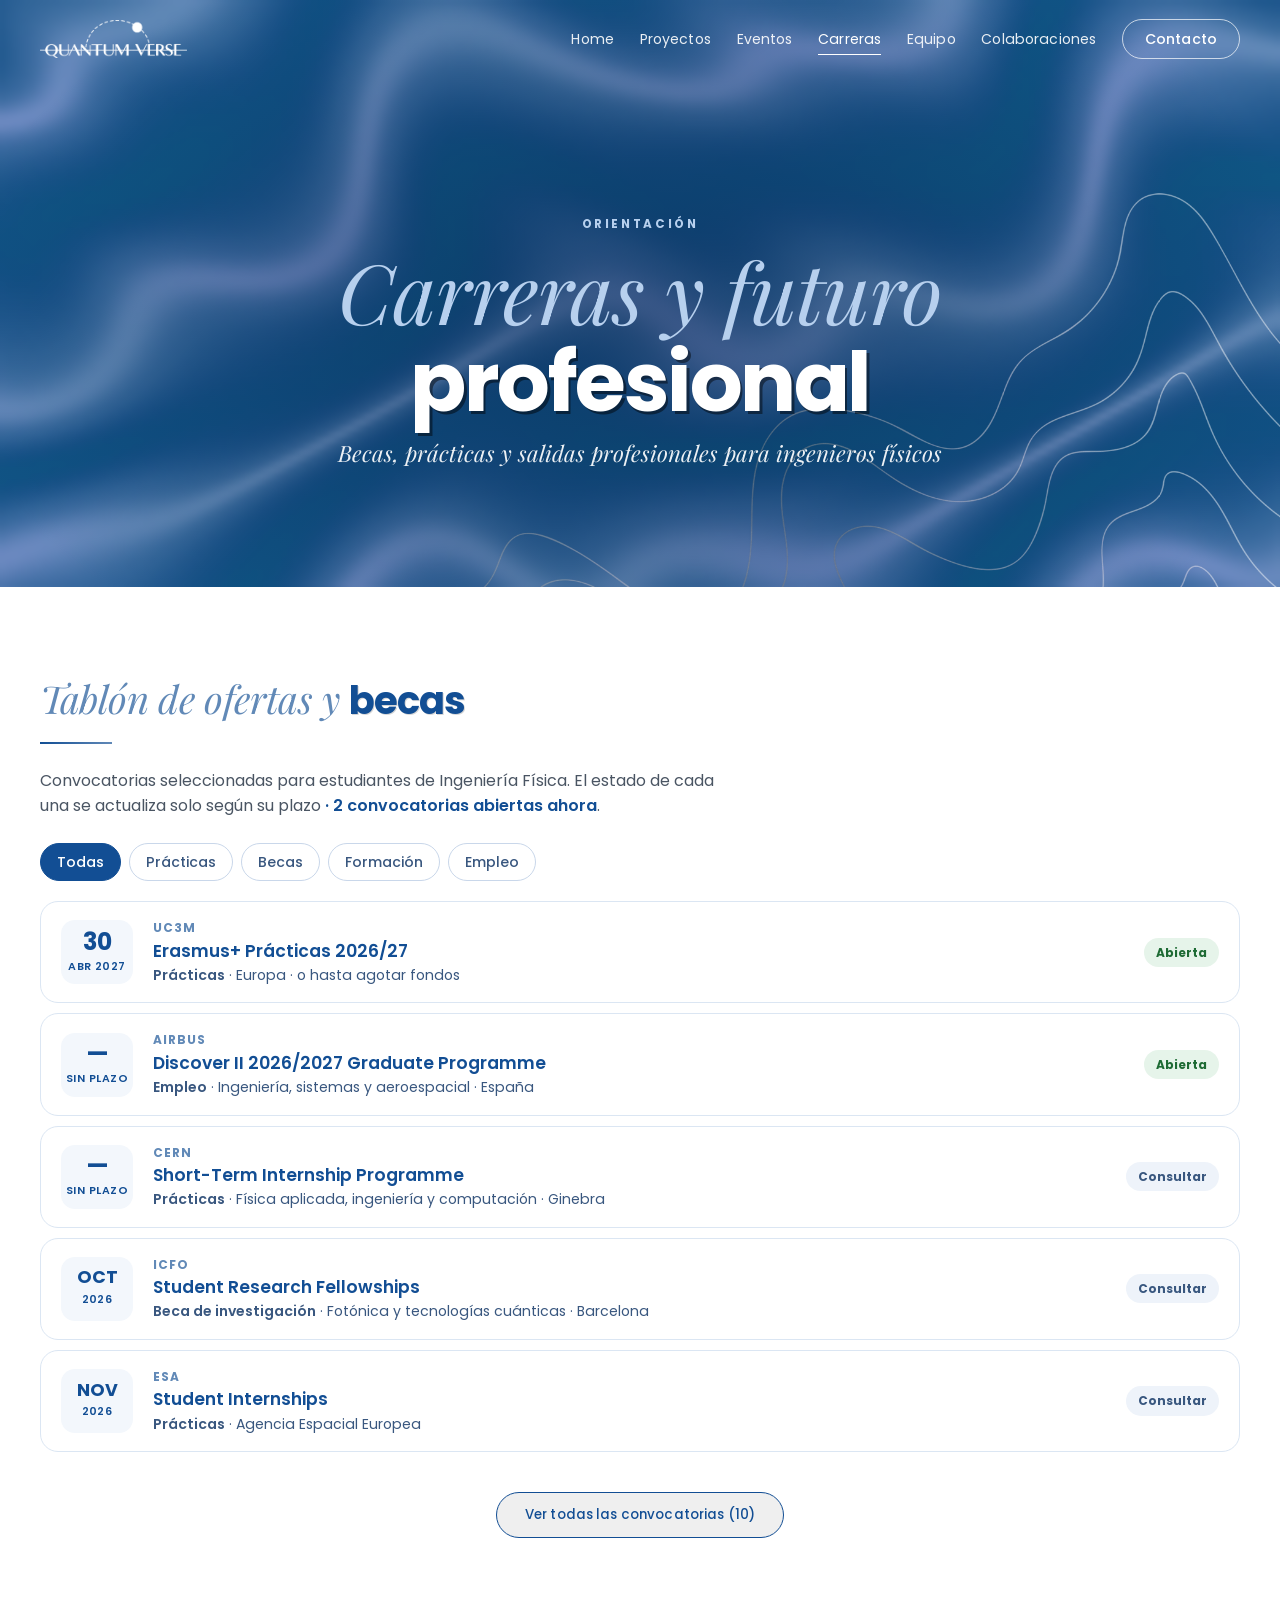
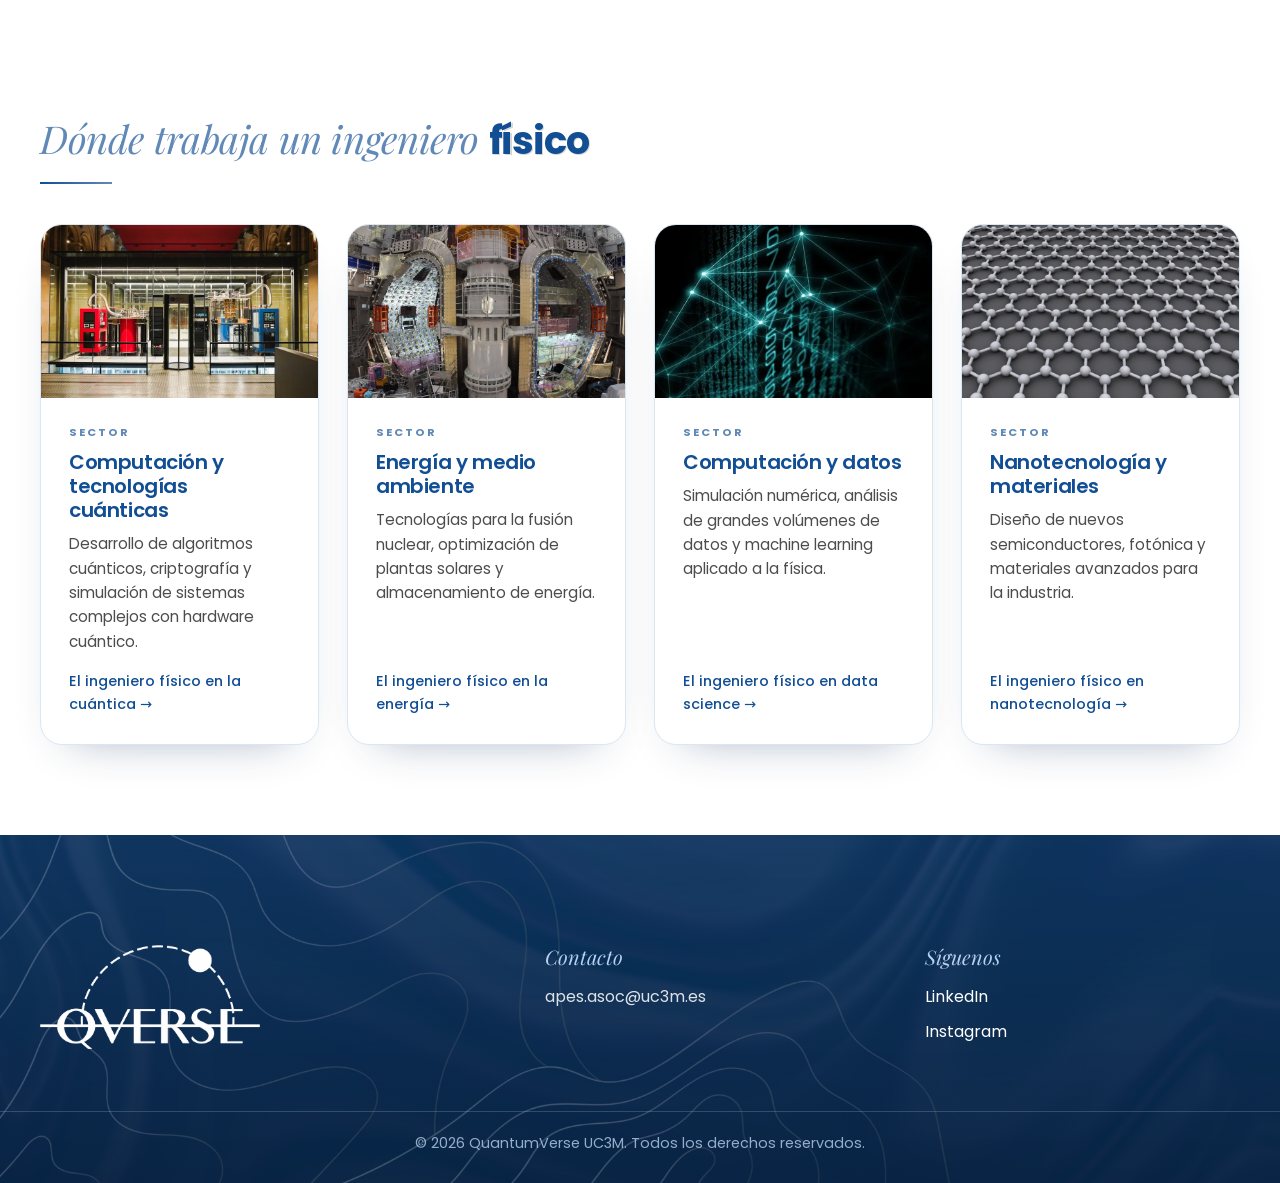
<file: carreras.html>
<!DOCTYPE html>
<html lang="es">
  <head>
    <meta charset="UTF-8" />
    <meta name="viewport" content="width=device-width, initial-scale=1.0" />
    <link rel="icon" type="image/webp" href="img/logos/logo_pequeno_azul.webp" />
    <title>Carreras - QVerse </title>
    <meta
      name="description"
      content="Salidas profesionales de ingeniería física: Industria, Investigación, Consultoría y más."
    />
    <link rel="stylesheet" href="style.css" />
    <link rel="stylesheet" href="qverse.css" />
    <link rel="preconnect" href="https://fonts.googleapis.com" />
    <link rel="preconnect" href="https://fonts.gstatic.com" crossorigin />
    <link
      href="https://fonts.googleapis.com/css2?family=Poppins:wght@300;400;500;600;700&family=Playfair+Display:ital,wght@0,400;0,600;1,400;1,500&display=swap"
      rel="stylesheet"
    />
  </head>

  <body>
            <!-- Navigation -->
    <nav class="navbar">
      <div class="container nav-container">
        <a href="index.html" class="logo">
          <img class="logo-on-dark" src="img/brand/logo-largo-blanco.webp" alt="QuantumVerse" width="700" height="181">
          <img class="logo-on-light" src="img/brand/logo-largo-azul.webp" alt="" aria-hidden="true" width="700" height="181">
        </a>
        <button type="button" class="nav-toggle" aria-label="Abrir menú">
          <span class="hamburger"></span>
        </button>
        <ul class="nav-menu">
          <li><a href="index.html" class="nav-link">Home</a></li>
          <li><a href="proyectos.html" class="nav-link">Proyectos</a></li>
          <li><a href="eventos.html" class="nav-link">Eventos</a></li>
          <li><a href="carreras.html" class="nav-link active" aria-current="page">Carreras</a></li>
          <li><a href="equipo.html" class="nav-link">Equipo</a></li>
          <li><a href="colaboraciones.html" class="nav-link">Colaboraciones</a></li>
          <li><a href="#contacto" class="nav-link button-primary">Contacto</a></li>
        </ul>
      </div>
    </nav>



    <!-- Page Header -->
    <header class="page-header page-header--texture">
      <canvas id="hero-canvas" class="hero-canvas" aria-hidden="true"></canvas>
      <div class="container page-header-content">
        <span class="eyebrow eyebrow--light">Orientación</span>
        <h1>Carreras y futuro profesional</h1>
        <p>Becas, prácticas y salidas profesionales para ingenieros físicos</p>
      </div>
    </header>

    <!-- Main Content -->
    <main class="page-container">
      <div class="container">

      
        <!-- Tablón de ofertas y becas -->
        <section id="ofertas" class="page-section">
          <div class="section-title">
            <h2>Tablón de ofertas y becas</h2>
            <div class="divider"></div>
          </div>
          <p class="offers-intro">Convocatorias seleccionadas para estudiantes de Ingeniería Física. El estado de cada una se actualiza solo según su plazo<span class="offers-count"></span>.</p>

          <div class="offers-filters" role="group" aria-label="Filtrar por tipo" hidden>
            <button type="button" class="chip is-active" data-filter="todas" aria-pressed="true">Todas</button>
            <button type="button" class="chip" data-filter="practicas" aria-pressed="false">Prácticas</button>
            <button type="button" class="chip" data-filter="becas" aria-pressed="false">Becas</button>
            <button type="button" class="chip" data-filter="formacion" aria-pressed="false">Formación</button>
            <button type="button" class="chip" data-filter="empleo" aria-pressed="false">Empleo</button>
          </div>

          <ul class="offers">
            <li class="offer" data-type="practicas" data-deadline="2027-04-30">
              <a class="offer-link" href="https://www.uc3m.es/secretaria-virtual/convocatoria-erasmusplus-practicas" target="_blank" rel="noopener noreferrer">
                <span class="offer-date" aria-hidden="true"><span class="offer-day">30</span><span class="offer-month">abr 2027</span></span>
                <span class="offer-main">
                  <span class="offer-org">UC3M</span>
                  <span class="offer-title">Erasmus+ Prácticas 2026/27</span>
                  <span class="offer-meta"><span class="offer-type">Prácticas</span> · Europa · o hasta agotar fondos</span>
                </span>
                <span class="offer-status">Plazo: 30/04/2027</span>
              </a>
            </li>
            <li class="offer" data-type="becas" data-deadline="2026-10-07">
              <a class="offer-link" href="https://www.bancosantander.es/universidades/educacion/becas" target="_blank" rel="noopener noreferrer">
                <span class="offer-date" aria-hidden="true"><span class="offer-day">07</span><span class="offer-month">oct 2026</span></span>
                <span class="offer-main">
                  <span class="offer-org">Banco Santander</span>
                  <span class="offer-title">Beca Santander Ayuda Económica 2026</span>
                  <span class="offer-meta"><span class="offer-type">Beca</span> · Grado y Máster</span>
                </span>
                <span class="offer-status">Plazo: 07/10/2026</span>
              </a>
            </li>
            <li class="offer" data-type="formacion" data-deadline="2026-07-19">
              <a class="offer-link" href="https://www.esa.int/Education/ESA_Academy/Apply_now_for_the_CubeSat_Hands-On_Training_Week_2026" target="_blank" rel="noopener noreferrer">
                <span class="offer-date" aria-hidden="true"><span class="offer-day">19</span><span class="offer-month">jul 2026</span></span>
                <span class="offer-main">
                  <span class="offer-org">ESA Academy</span>
                  <span class="offer-title">CubeSat Hands-On Training Week 2026</span>
                  <span class="offer-meta"><span class="offer-type">Formación</span> · Estudiantes universitarios</span>
                </span>
                <span class="offer-status">Plazo: 19/07/2026</span>
              </a>
            </li>
            <li class="offer" data-type="formacion" data-deadline="2026-07-12">
              <a class="offer-link" href="https://www.esa.int/Education/ESA_Academy/Apply_for_the_Access_to_Space_Training_Course" target="_blank" rel="noopener noreferrer">
                <span class="offer-date" aria-hidden="true"><span class="offer-day">12</span><span class="offer-month">jul 2026</span></span>
                <span class="offer-main">
                  <span class="offer-org">ESA Academy</span>
                  <span class="offer-title">Access to Space Training Course</span>
                  <span class="offer-meta"><span class="offer-type">Formación</span> · Tecnología espacial</span>
                </span>
                <span class="offer-status">Plazo: 12/07/2026</span>
              </a>
            </li>
            <li class="offer" data-type="becas" data-deadline="2026-06-30">
              <a class="offer-link" href="https://www.fundaciontelefonica.com/becas/" target="_blank" rel="noopener noreferrer">
                <span class="offer-date" aria-hidden="true"><span class="offer-day">30</span><span class="offer-month">jun 2026</span></span>
                <span class="offer-main">
                  <span class="offer-org">Fundación Telefónica</span>
                  <span class="offer-title">Becas Máster STEM</span>
                  <span class="offer-meta"><span class="offer-type">Beca</span> · Postgrado · Nacional e internacional</span>
                </span>
                <span class="offer-status">Plazo: 30/06/2026</span>
              </a>
            </li>
            <li class="offer" data-type="practicas" data-deadline="2026-09-06">
              <a class="offer-link" href="https://www.comunidad.madrid/juventud/convocatorias/detalle/660" target="_blank" rel="noopener noreferrer">
                <span class="offer-date" aria-hidden="true"><span class="offer-day">06</span><span class="offer-month">sep 2026</span></span>
                <span class="offer-main">
                  <span class="offer-org">Fundación SEPI / ICO</span>
                  <span class="offer-title">Becas de prácticas 2024-2027</span>
                  <span class="offer-meta"><span class="offer-type">Prácticas</span> · Madrid</span>
                </span>
                <span class="offer-status">Plazo: 06/09/2026</span>
              </a>
            </li>
            <li class="offer" data-type="becas" data-opens="2026-10-01">
              <a class="offer-link" href="https://www.icfo.eu/studies/internship/fellowships/student_research_fellowships/" target="_blank" rel="noopener noreferrer">
                <span class="offer-date offer-date--month" aria-hidden="true"><span class="offer-day">oct</span><span class="offer-month">2026</span></span>
                <span class="offer-main">
                  <span class="offer-org">ICFO</span>
                  <span class="offer-title">Student Research Fellowships</span>
                  <span class="offer-meta"><span class="offer-type">Beca de investigación</span> · Fotónica y tecnologías cuánticas · Barcelona</span>
                </span>
                <span class="offer-status">Próxima convocatoria: octubre 2026</span>
              </a>
            </li>
            <li class="offer" data-type="practicas" data-opens="2026-11-01">
              <a class="offer-link" href="https://www.esa.int/About_Us/Careers_at_ESA/Student_Internships2" target="_blank" rel="noopener noreferrer">
                <span class="offer-date offer-date--month" aria-hidden="true"><span class="offer-day">nov</span><span class="offer-month">2026</span></span>
                <span class="offer-main">
                  <span class="offer-org">ESA</span>
                  <span class="offer-title">Student Internships</span>
                  <span class="offer-meta"><span class="offer-type">Prácticas</span> · Agencia Espacial Europea</span>
                </span>
                <span class="offer-status">Apertura prevista: noviembre 2026</span>
              </a>
            </li>
            <li class="offer" data-type="practicas" >
              <a class="offer-link" href="https://careers.cern/programmes/short-term-internship/" target="_blank" rel="noopener noreferrer">
                <span class="offer-date" aria-hidden="true"><span class="offer-day">—</span><span class="offer-month">sin plazo</span></span>
                <span class="offer-main">
                  <span class="offer-org">CERN</span>
                  <span class="offer-title">Short-Term Internship Programme</span>
                  <span class="offer-meta"><span class="offer-type">Prácticas</span> · Física aplicada, ingeniería y computación · Ginebra</span>
                </span>
                <span class="offer-status">Consultar plazas abiertas</span>
              </a>
            </li>
            <li class="offer" data-type="empleo" data-status="open">
              <a class="offer-link" href="https://ag.wd3.myworkdayjobs.com/en-US/Airbus/job/XMLNAME--Discover-II-2026-2027--System-General-Airbus-Civil-Internship_JR10409558" target="_blank" rel="noopener noreferrer">
                <span class="offer-date" aria-hidden="true"><span class="offer-day">—</span><span class="offer-month">sin plazo</span></span>
                <span class="offer-main">
                  <span class="offer-org">Airbus</span>
                  <span class="offer-title">Discover II 2026/2027 Graduate Programme</span>
                  <span class="offer-meta"><span class="offer-type">Empleo</span> · Ingeniería, sistemas y aeroespacial · España</span>
                </span>
                <span class="offer-status">Convocatoria abierta</span>
              </a>
            </li>
          </ul>

          <div class="section-cta">
            <button type="button" class="btn btn-outline-dark offers-more" hidden>Ver todas las convocatorias</button>
          </div>
        </section>

        <!-- Sectores profesionales -->
        <section id="sectores" class="page-section">
          <div class="section-title">
            <h2>Dónde trabaja un ingeniero físico</h2>
            <div class="divider"></div>
          </div>
          <div class="featured-grid sectors-grid">
            <article class="featured-card">
              <a href="articulo.html?id=quantum" class="featured-link">
                <div class="featured-media">
                  <img src="img/carreras/miniaturas/cuantica.webp" alt="Ordenador cuántico del Barcelona Supercomputing Center" loading="lazy" />
                </div>
                <div class="featured-body">
                  <span class="area">Sector</span>
                  <h3>Computación y tecnologías cuánticas</h3>
                  <p>Desarrollo de algoritmos cuánticos, criptografía y simulación de sistemas complejos con hardware cuántico.</p>
                  <span class="read-more">El ingeniero físico en la cuántica &rarr;</span>
                </div>
              </a>
            </article>
            <article class="featured-card">
              <a href="articulo.html?id=energia" class="featured-link">
                <div class="featured-media">
                  <img src="img/carreras/miniaturas/energia.webp" alt="Interior del reactor de fusión ITER" loading="lazy" />
                </div>
                <div class="featured-body">
                  <span class="area">Sector</span>
                  <h3>Energía y medio ambiente</h3>
                  <p>Tecnologías para la fusión nuclear, optimización de plantas solares y almacenamiento de energía.</p>
                  <span class="read-more">El ingeniero físico en la energía &rarr;</span>
                </div>
              </a>
            </article>
            <article class="featured-card">
              <a href="articulo.html?id=datos" class="featured-link">
                <div class="featured-media">
                  <img src="img/carreras/miniaturas/datos.webp" alt="Representación de una red neuronal" loading="lazy" />
                </div>
                <div class="featured-body">
                  <span class="area">Sector</span>
                  <h3>Computación y datos</h3>
                  <p>Simulación numérica, análisis de grandes volúmenes de datos y machine learning aplicado a la física.</p>
                  <span class="read-more">El ingeniero físico en data science &rarr;</span>
                </div>
              </a>
            </article>
            <article class="featured-card">
              <a href="articulo.html?id=nano" class="featured-link">
                <div class="featured-media">
                  <img src="img/carreras/miniaturas/nano.webp" alt="Estructura hexagonal del grafeno" loading="lazy" />
                </div>
                <div class="featured-body">
                  <span class="area">Sector</span>
                  <h3>Nanotecnología y materiales</h3>
                  <p>Diseño de nuevos semiconductores, fotónica y materiales avanzados para la industria.</p>
                  <span class="read-more">El ingeniero físico en nanotecnología &rarr;</span>
                </div>
              </a>
            </article>
          </div>
        </section>

        <!-- Subsection: Alumni Stories 
        <section id="alumni" class="page-section">
          <div class="section-title">
            <h2>Experiencias Alumni</h2>
            <div class="divider"></div>
          </div>
          <div class="grid projects-grid">
            <article class="card">
              <div class="card-content">
                <span class="tag">Entrevista</span>
                <h3>De la UC3M al CERN</h3>
                <p>
                  Entrevista con Pablo R., trabajando actualmente en el detector
                  ATLAS.
                </p>
                <a href="articulo.html?id=cern" class="read-more"
                  >Leer entrevista &rarr;</a
                >
              </div>
            </article>
            <article class="card">
              <div class="card-content">
                <span class="tag">Trayectoria</span>
                <h3>Emprender en Fotónica</h3>
                <p>
                  Cómo Lucía M. fundó su propia startup de sensores ópticos.
                </p>
                <a href="articulo.html?id=startup" class="read-more"
                  >Leer historia &rarr;</a
                >
              </div>
            </article>
          </div>
        </section>
      -->
      </div>
    </main>
    <!-- Footer -->
     <footer id="contacto">
      <!-- (Same footer content) -->
      <div class="container footer-content">
        <div class="footer-col">
          <img src="img/brand/logo-principal-blanco.webp" alt="QuantumVerse" width="633" height="301">
          <p>
          </p>
        </div>
        <div class="footer-col">
          <h4>Contacto</h4>
          <p>apes.asoc@uc3m.es</p>
        </div>
        <div class="footer-col">
          <h4>Síguenos</h4>
          <ul class="social-links">
            <li><a href="https://www.linkedin.com/company/apes-uc3m">LinkedIn</a></li>
            <li><a href="https://www.instagram.com/qverse_uc3m/">Instagram</a></li>
          </ul>
        </div>
      </div>
      <div class="footer-bottom">
        <p>&copy; 2026 QuantumVerse UC3M. Todos los derechos reservados.</p>
      </div>
    </footer>


    <script src="script.js"></script>
    <script src="hero-texture.js"></script>
<script src="qverse.js"></script>
</body>

</html>
</file>
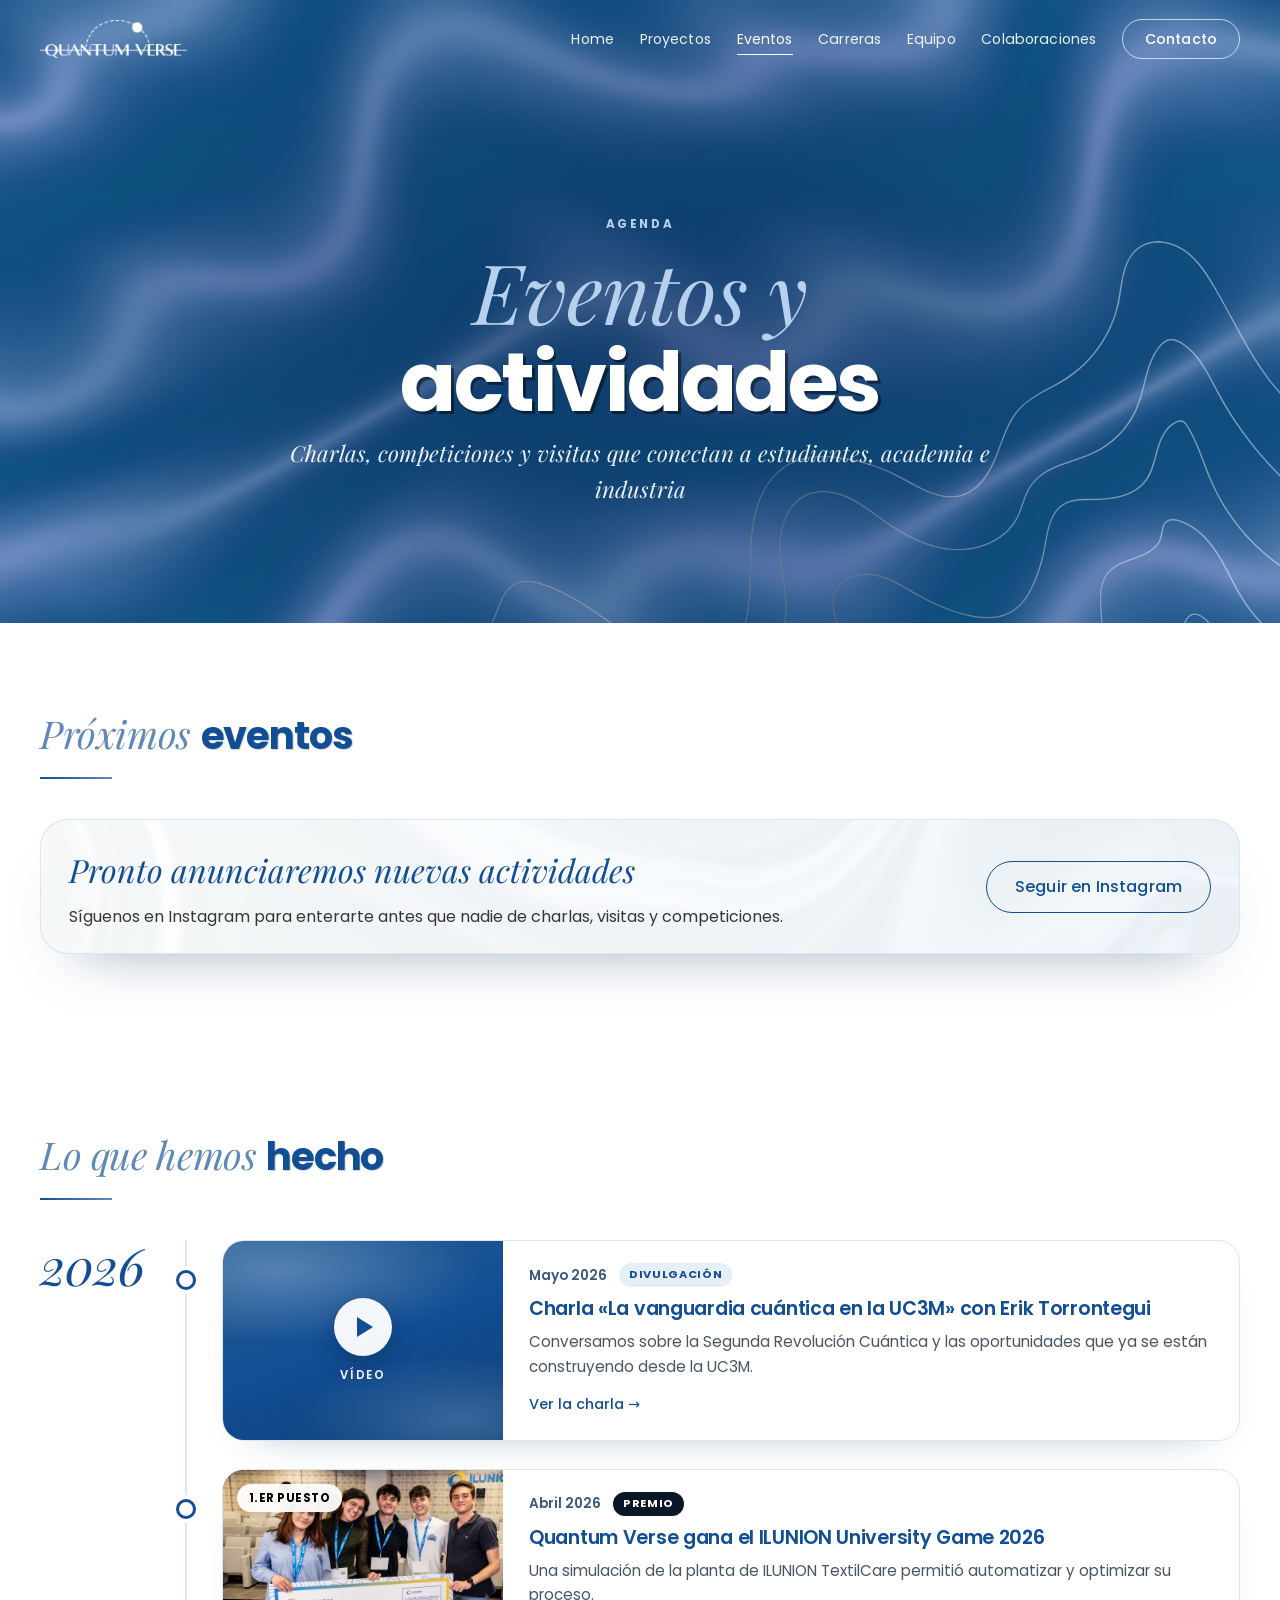
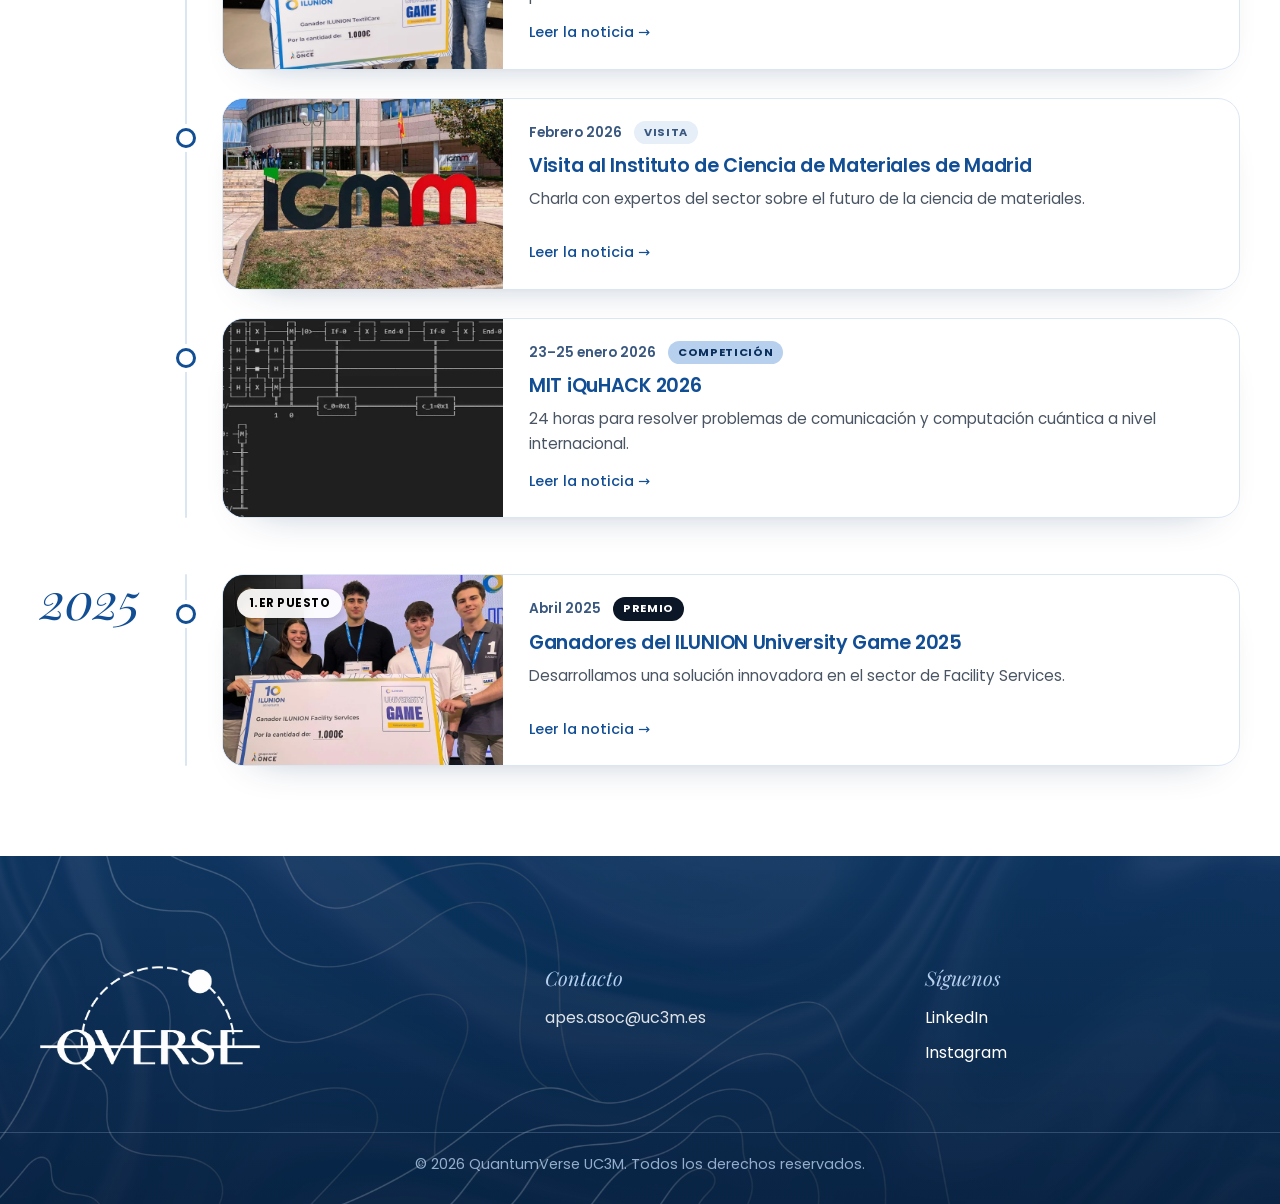
<file: eventos.html>
<!DOCTYPE html>
<html lang="es">
  <head>
    <meta charset="UTF-8" />
    <meta name="viewport" content="width=device-width, initial-scale=1.0" />
    <title>Eventos - QVerse</title>
    <link rel="icon" type="image/webp" href="img/logos/logo_pequeno_azul.webp" />
    <meta
      name="description"
      content="Calendario de eventos, coferencias y talleres de la Asociación de Ingeniería Física."
    />
    <link rel="stylesheet" href="style.css" />
    <link rel="stylesheet" href="qverse.css" />
    <link rel="preconnect" href="https://fonts.googleapis.com" />
    <link rel="preconnect" href="https://fonts.gstatic.com" crossorigin />
    <link
      href="https://fonts.googleapis.com/css2?family=Poppins:wght@300;400;500;600;700&family=Playfair+Display:ital,wght@0,400;0,600;1,400;1,500&display=swap"
      rel="stylesheet"
    />
  </head>

  <body>
            <!-- Navigation -->
    <nav class="navbar">
      <div class="container nav-container">
        <a href="index.html" class="logo">
          <img class="logo-on-dark" src="img/brand/logo-largo-blanco.webp" alt="QuantumVerse" width="700" height="181">
          <img class="logo-on-light" src="img/brand/logo-largo-azul.webp" alt="" aria-hidden="true" width="700" height="181">
        </a>
        <button type="button" class="nav-toggle" aria-label="Abrir menú">
          <span class="hamburger"></span>
        </button>
        <ul class="nav-menu">
          <li><a href="index.html" class="nav-link">Home</a></li>
          <li><a href="proyectos.html" class="nav-link">Proyectos</a></li>
          <li><a href="eventos.html" class="nav-link active" aria-current="page">Eventos</a></li>
          <li><a href="carreras.html" class="nav-link">Carreras</a></li>
          <li><a href="equipo.html" class="nav-link">Equipo</a></li>
          <li><a href="colaboraciones.html" class="nav-link">Colaboraciones</a></li>
          <li><a href="#contacto" class="nav-link button-primary">Contacto</a></li>
        </ul>
      </div>
    </nav>



    <!-- Page Header -->
    <header class="page-header page-header--texture">
      <canvas id="hero-canvas" class="hero-canvas" aria-hidden="true"></canvas>
      <div class="container page-header-content">
        <span class="eyebrow eyebrow--light">Agenda</span>
        <h1>Eventos y actividades</h1>
        <p>Charlas, competiciones y visitas que conectan a estudiantes, academia e industria</p>
      </div>
    </header>

    <!-- Main Content -->
    <main class="page-container">
      <div class="container">

                <!--
        ============================================================
        SECCIONES DESACTIVADAS: PROXIMOS EVENTOS Y CONGRESO NACIONAL DE FISICA
        Estas secciones quedan completamente ocultas en la web mientras
        permanezcan dentro de este bloque de comentario HTML.

        IMPORTANTE PARA REACTIVARLAS:
        Quita el inicio de comentario de esta línea superior y el cierre
        situado después de la sección del congreso.

        NOTA TECNICA:
        No añadas marcadores de comentario HTML dentro de este bloque,
        porque HTML no permite comentarios anidados.
        ============================================================

        <section id="proximos" class="page-section">
          <div class="section-title">
            <h2>Próximos Eventos</h2>
            <div class="divider"></div>
          </div>
          <div class="event-item">
            <div class="date-badge">
              <span class="day">29</span>
              <span class="month">MAY</span>
            </div>
            <div class="event-details">
              <h3>Charla Master Quantum Technologies and Engineering</h3>
              <p>
                Prof. Erik Torrontegui Muñoz, director del programa, nos contará todos los detalles.
              </p>
              <span class="location">📍 UC3M Campus Leganés | 🕒 13:00h</span>
              <a href="articulo.html?id=ilunion" class="read-more">Ver detalles &rarr;</a>
            </div>
          </div>
        </section>

        ============================================================
        SECCION DESACTIVADA: CONGRESO NACIONAL DE FISICA
        ============================================================

        <section id="congreso" class="page-section bg-light-rounded">
          <div class="section-title">
            <h2>Congreso Nacional de Física</h2>
            <div class="divider"></div>
          </div>
          <div
            style="
              display: flex;
              gap: 30px;
              align-items: center;
              flex-wrap: wrap;
            "
          >
            <div style="flex: 1; min-width: 300px">
              <h3>V Congreso de Estudiantes de Física</h3>
              <p style="margin-bottom: 20px">
                El evento más importante del año. Tres días de ponencias,
                keynotes internacionales y presentación de posters.
              </p>
              <ul
                style="
                  margin-bottom: 20px;
                  list-style: disc;
                  padding-left: 20px;
                  color: var(--secondary-color);
                "
              >
                <li>Networking con empresas punteras.</li>
                <li>Concurso de posters científicos.</li>
                <li>Cena de gala.</li>
              </ul>
              <a href="articulo.html?id=congreso" class="btn btn-primary"
                >Más información</a
              >
            </div>
            <div
              style="
                flex: 1;
                min-width: 300px;
                height: 300px;
                background: #ddd;
                border-radius: 8px;
                display: flex;
                align-items: center;
                justify-content: center;
                color: #888;
                font-weight: bold;
              "
            >
              Foto del Congreso Pasado
            </div>
          </div>
        </section>

        ============================================================
        FIN DE SECCIONES DESACTIVADAS
        ============================================================
        -->

        <!-- Próximos eventos -->
        <section id="proximos-eventos" class="page-section events-upcoming">
          <div class="section-title">
            <h2>Próximos eventos</h2>
            <div class="divider"></div>
          </div>
          <div class="events-empty">
            <div class="events-empty-text">
              <p class="events-empty-title">Pronto anunciaremos nuevas actividades</p>
              <p>Síguenos en Instagram para enterarte antes que nadie de charlas, visitas y competiciones.</p>
            </div>
            <div class="events-empty-actions">
              <a href="https://www.instagram.com/qverse_uc3m/" class="btn btn-outline-dark" target="_blank" rel="noopener">Seguir en Instagram</a>
            </div>
          </div>
        </section>

        <!-- Eventos pasados: línea temporal por años -->
        <section id="pasados" class="page-section">
          <div class="section-title">
            <h2>Lo que hemos hecho</h2>
            <div class="divider"></div>
          </div>

          <div class="timeline">
            <div class="tl-group">
              <h3 class="tl-year">2026</h3>
              <ol class="tl-list">
                <li class="tl-item">
                  <a href="articulo.html?id=charla-erik" class="tl-card">
                    <div class="tl-media tl-media--video" aria-hidden="true">
                      <span class="tl-play"></span>
                      <span class="tl-media-label">Vídeo</span>
                    </div>
                    <div class="tl-body">
                      <p class="tl-meta"><time datetime="2026-05">Mayo 2026</time><span class="tl-cat cat-talk">Divulgación</span></p>
                      <h4>Charla «La vanguardia cuántica en la UC3M» con Erik Torrontegui</h4>
                      <p>Conversamos sobre la Segunda Revolución Cuántica y las oportunidades que ya se están construyendo desde la UC3M.</p>
                      <span class="read-more">Ver la charla &rarr;</span>
                    </div>
                  </a>
                </li>
                <li class="tl-item">
                  <a href="articulo.html?id=ilunion-26" class="tl-card">
                    <div class="tl-media">
                      <img src="img/eventos/miniaturas/ilunion-26.webp" alt="El equipo de Quantum Verse con el cheque de ganadores del ILUNION University Game 2026" loading="lazy" />
                      <span class="status status-award">1.er puesto</span>
                    </div>
                    <div class="tl-body">
                      <p class="tl-meta"><time datetime="2026-04">Abril 2026</time><span class="tl-cat cat-award">Premio</span></p>
                      <h4>Quantum Verse gana el ILUNION University Game 2026</h4>
                      <p>Una simulación de la planta de ILUNION TextilCare permitió automatizar y optimizar su proceso.</p>
                      <span class="read-more">Leer la noticia &rarr;</span>
                    </div>
                  </a>
                </li>
                <li class="tl-item">
                  <a href="articulo.html?id=icmm" class="tl-card">
                    <div class="tl-media">
                      <img src="img/eventos/miniaturas/icmm.webp" alt="Entrada del Instituto de Ciencia de Materiales de Madrid" loading="lazy" />
                    </div>
                    <div class="tl-body">
                      <p class="tl-meta"><time datetime="2026-02">Febrero 2026</time><span class="tl-cat cat-visit">Visita</span></p>
                      <h4>Visita al Instituto de Ciencia de Materiales de Madrid</h4>
                      <p>Charla con expertos del sector sobre el futuro de la ciencia de materiales.</p>
                      <span class="read-more">Leer la noticia &rarr;</span>
                    </div>
                  </a>
                </li>
                <li class="tl-item">
                  <a href="articulo.html?id=iquhack" class="tl-card">
                    <div class="tl-media">
                      <img src="img/eventos/miniaturas/iquhack.webp" alt="Circuito cuántico desarrollado durante el MIT iQuHACK" loading="lazy" />
                    </div>
                    <div class="tl-body">
                      <p class="tl-meta"><time datetime="2026-01">23–25 enero 2026</time><span class="tl-cat cat-contest">Competición</span></p>
                      <h4>MIT iQuHACK 2026</h4>
                      <p>24 horas para resolver problemas de comunicación y computación cuántica a nivel internacional.</p>
                      <span class="read-more">Leer la noticia &rarr;</span>
                    </div>
                  </a>
                </li>
              </ol>
            </div>

            <div class="tl-group">
              <h3 class="tl-year">2025</h3>
              <ol class="tl-list">
                <li class="tl-item">
                  <a href="articulo.html?id=ilunion-win" class="tl-card">
                    <div class="tl-media">
                      <img src="img/eventos/miniaturas/ilunion-25.webp" alt="El equipo de Quantum Verse con el cheque de ganadores del ILUNION University Game 2025" loading="lazy" />
                      <span class="status status-award">1.er puesto</span>
                    </div>
                    <div class="tl-body">
                      <p class="tl-meta"><time datetime="2025-04">Abril 2025</time><span class="tl-cat cat-award">Premio</span></p>
                      <h4>Ganadores del ILUNION University Game 2025</h4>
                      <p>Desarrollamos una solución innovadora en el sector de Facility Services.</p>
                      <span class="read-more">Leer la noticia &rarr;</span>
                    </div>
                  </a>
                </li>
              </ol>
            </div>
          </div>
        </section>
      </div>
    </main>

    <!-- Footer -->
    <footer id="contacto">
      <!-- (Same footer content) -->
      <div class="container footer-content">
        <div class="footer-col">
          <img src="img/brand/logo-principal-blanco.webp" alt="QuantumVerse" width="633" height="301">
          <p>
          </p>
        </div>
        <div class="footer-col">
          <h4>Contacto</h4>
          <p>apes.asoc@uc3m.es</p>
        </div>
        <div class="footer-col">
          <h4>Síguenos</h4>
          <ul class="social-links">
            <li><a href="https://www.linkedin.com/company/apes-uc3m">LinkedIn</a></li>
            <li><a href="https://www.instagram.com/qverse_uc3m/">Instagram</a></li>
          </ul>
        </div>
      </div>
      <div class="footer-bottom">
        <p>&copy; 2026 QuantumVerse UC3M. Todos los derechos reservados.</p>
      </div>
    </footer>

    <script src="script.js"></script>
    <script src="hero-texture.js"></script>
  <script src="qverse.js"></script>
  </body>
</html>
</file>
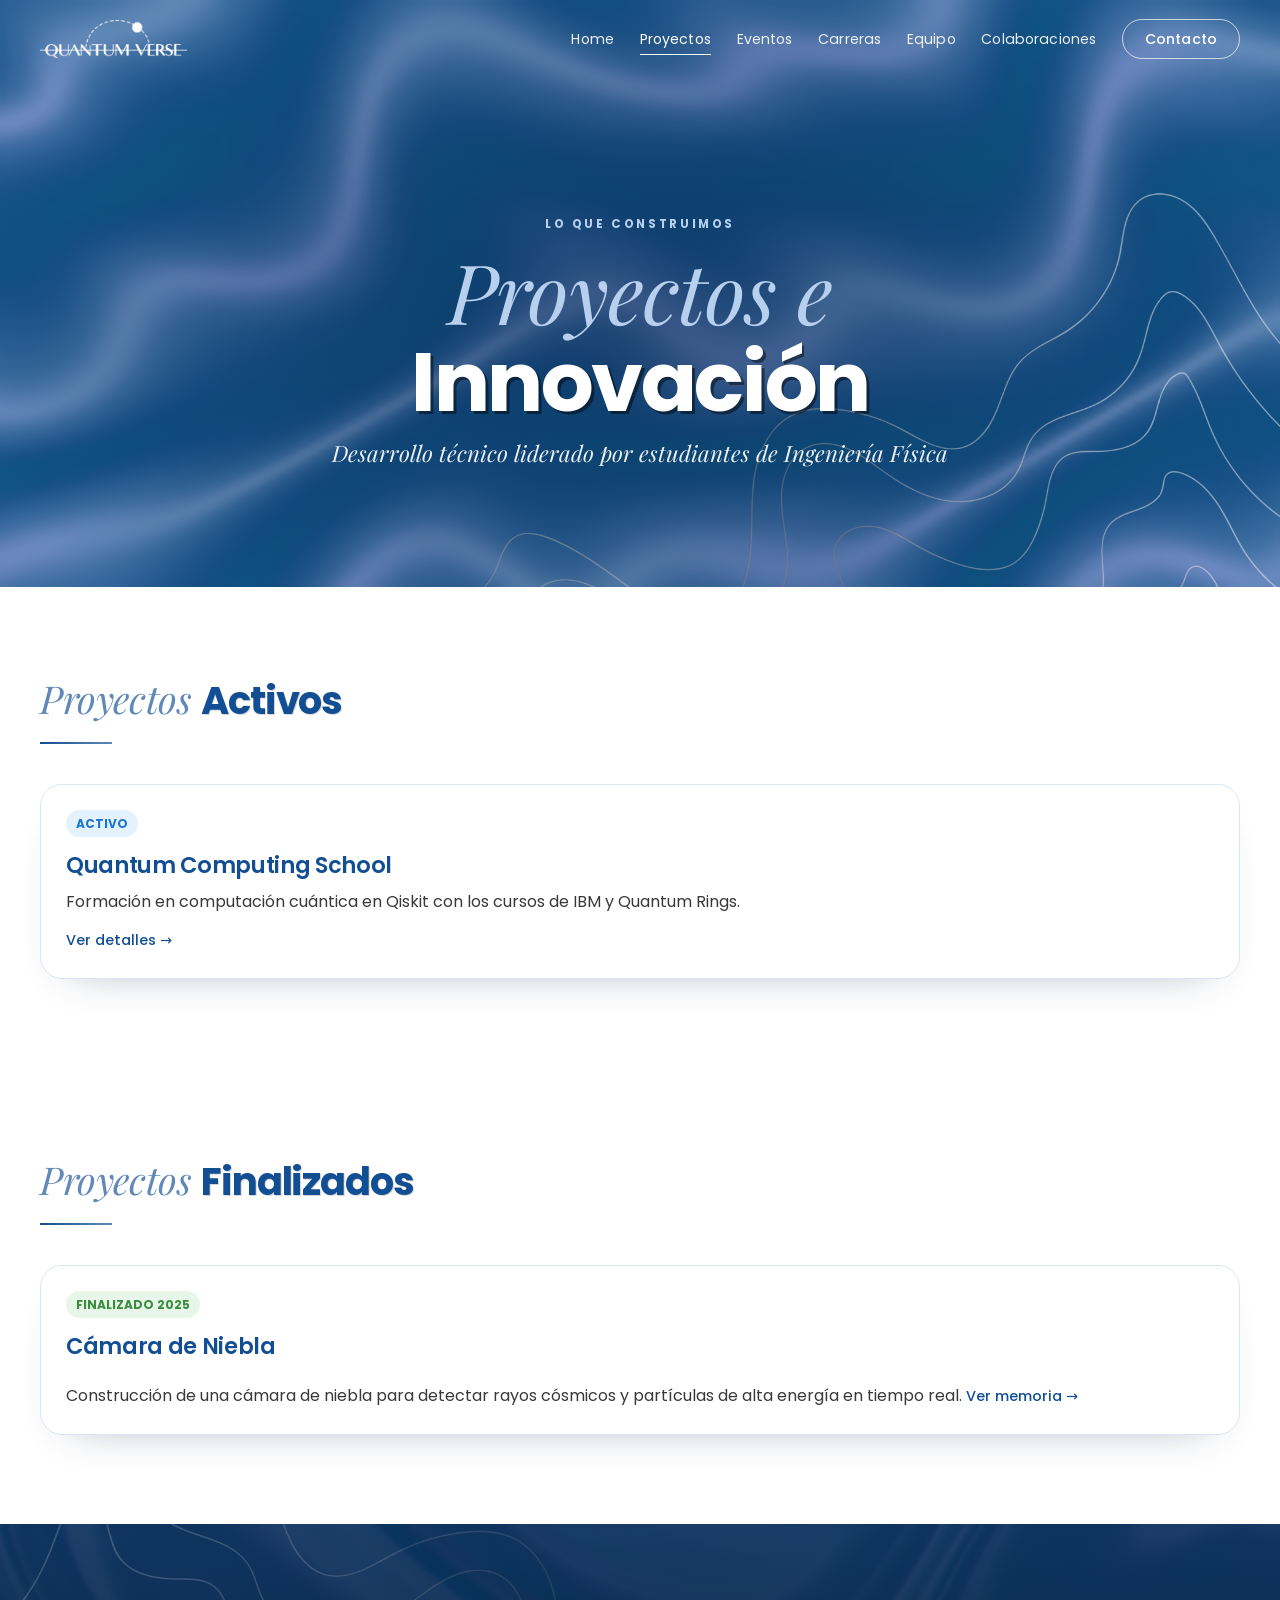
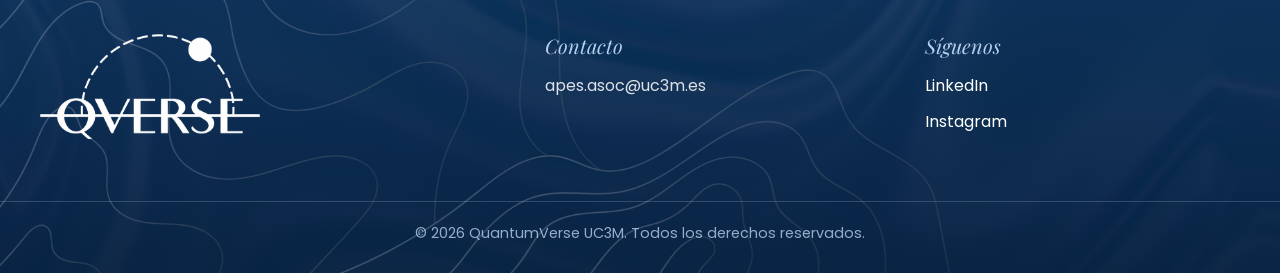
<file: proyectos.html>
<!DOCTYPE html>
<html lang="es">

<head>
    <meta charset="UTF-8">
    <meta name="viewport" content="width=device-width, initial-scale=1.0">
    <title>Proyectos - QuantumVerse</title>
    <link rel="icon" type="image/webp" href="img/logos/logo_pequeno_azul.webp" />
    <meta name="description"
        content="Proyectos de ingeniería física en la UC3M: Cohetería, Simulación, Electrónica y más.">
    <link rel="stylesheet" href="style.css">
    <link rel="stylesheet" href="qverse.css" />
    <link rel="preconnect" href="https://fonts.googleapis.com">
    <link rel="preconnect" href="https://fonts.gstatic.com" crossorigin>
    <link href="https://fonts.googleapis.com/css2?family=Poppins:wght@300;400;500;600;700&family=Playfair+Display:ital,wght@0,400;0,600;1,400;1,500&display=swap" rel="stylesheet">
</head>

<body>

            <!-- Navigation -->
    <nav class="navbar">
      <div class="container nav-container">
        <a href="index.html" class="logo">
          <img class="logo-on-dark" src="img/brand/logo-largo-blanco.webp" alt="QuantumVerse" width="700" height="181">
          <img class="logo-on-light" src="img/brand/logo-largo-azul.webp" alt="" aria-hidden="true" width="700" height="181">
        </a>
        <button type="button" class="nav-toggle" aria-label="Abrir menú">
          <span class="hamburger"></span>
        </button>
        <ul class="nav-menu">
          <li><a href="index.html" class="nav-link active">Home</a></li>
          <li><a href="proyectos.html" class="nav-link">Proyectos</a></li>
          <li><a href="eventos.html" class="nav-link">Eventos</a></li>
          <li><a href="carreras.html" class="nav-link">Carreras</a></li>
          <li><a href="equipo.html" class="nav-link">Equipo</a></li>
          <li><a href="colaboraciones.html" class="nav-link">Colaboraciones</a></li>
          <li><a href="#contacto" class="nav-link button-primary">Contacto</a></li>
        </ul>
      </div>
    </nav>



    <!-- Page Header -->
    <header class="page-header page-header--texture">
      <canvas id="hero-canvas" class="hero-canvas" aria-hidden="true"></canvas>
      <div class="container page-header-content">
        <span class="eyebrow eyebrow--light">Lo que construimos</span>
        <h1>Proyectos e Innovación</h1>
        <p>Desarrollo técnico liderado por estudiantes de Ingeniería Física</p>
      </div>
    </header>

    <!-- Main Content -->
    <main class="page-container">
        <div class="container">
            <!-- Subsection: Active Projects -->
            <section id="activos" class="page-section">
                <div class="section-title">
                    <h2>Proyectos Activos</h2>
                    <div class="divider"></div>
                </div>
                <div class="grid projects-grid">
                    <article class="card project-card">
                        <div class="card-content">
                            <span class="tag active">Activo</span>
                            <h3>Quantum Computing School</h3>
                            <p>Formación en computación cuántica en Qiskit con los cursos de IBM y Quantum Rings.</p>
                            <a href="articulo.html?id=quantumschool" class="read-more">Ver detalles &rarr;</a>
                        </div>
                    </article>
                    <!--
                    <article class="card project-card">
                        <div class="card-content">
                            <span class="tag active">Activo</span>
                            <h3>Simulación de Fluidos</h3>
                            <p>Desarrollo de un solver CFM propio en C++ y Python para analizar dinámicas de vórtices y
                                turbulencia.</p>
                            <a href="articulo.html?id=fluidos" class="read-more">Ver detalles &rarr;</a>
                        </div>
                    </article>
                    <article class="card project-card">
                        <div class="card-content">
                            <span class="tag active">Activo</span>
                            <h3>Detector de Muones</h3>
                            <p>Construcción de una cámara de niebla y centelladores para la detección de rayos cósmicos
                                secundarios.</p>
                            <a href="articulo.html?id=muones" class="read-more">Ver detalles &rarr;</a>
                        </div>
                    </article>
                -->
                </div>
            </section>

            <!-- Subsection: Past Projects -->
            <section id="pasados" class="page-section">
                <div class="section-title">
                    <h2>Proyectos Finalizados</h2>
                    <div class="divider"></div>
                </div>
                <div class="grid projects-grid">
                    <article class="card project-card">
                        <div class="card-content">
                            <span class="tag completed">Finalizado 2025</span>
                            <h3>Cámara de Niebla</h3>
                            <p>Construcción de una cámara de niebla para detectar rayos cósmicos y partículas de alta
                                energía en tiempo real. 
                            <a href="articulo.html?id=niebla" class="read-more">Ver memoria &rarr;</a>
                        </div>
                    <!---
                    </article>
                    <article class="card project-card">
                        <div class="card-content">
                            <span class="tag completed">Finalizado 2025</span>
                            <h3>Levitador Electroestático</h3>
                            <p>Levitador de viento iónico que utiliza alto voltaje y el efecto Biefeld-Brown para generar 
                                propulsión electrostática sin partes móviles.</p>
                            <a href="articulo.html?id=levitador" class="read-more">Ver memoria &rarr;</a>
                        </div>
                    </article>
                    -->
                </div>
            </section>
        </div>
    </main>

    <!-- Footer -->
     <footer id="contacto">
      <!-- (Same footer content) -->
      <div class="container footer-content">
        <div class="footer-col">
          <img src="img/brand/logo-principal-blanco.webp" alt="QuantumVerse" width="633" height="301">
          <p>
          </p>
        </div>
        <div class="footer-col">
          <h4>Contacto</h4>
          <p>apes.asoc@uc3m.es</p>
        </div>
        <div class="footer-col">
          <h4>Síguenos</h4>
          <ul class="social-links">
            <li><a href="https://www.linkedin.com/company/apes-uc3m">LinkedIn</a></li>
            <li><a href="https://www.instagram.com/qverse_uc3m/">Instagram</a></li>
          </ul>
        </div>
      </div>
      <div class="footer-bottom">
        <p>&copy; 2026 QuantumVerse UC3M. Todos los derechos reservados.</p>
      </div>
    </footer>
   
    <script src="script.js"></script>
    <script src="hero-texture.js"></script>
<script src="qverse.js"></script>
</body>

</html>
</file>
<file: style.css>
/* =========================================
   VARIABLES GLOBALES
   ========================================= */

:root {
    --primary-color: #003366;
    --primary-light: #004d99;
    --secondary-color: #6c757d;
    --accent-color: #00bcd4;

    --text-color: #333333;
    --text-light: #f8f9fa;

    --bg-color: #ffffff;
    --bg-light: #f4f6f8;

    --border-color: #e0e0e0;

    --font-main: 'Inter', sans-serif;
    --container-width: 1200px;

    --box-shadow: 0 4px 6px rgba(0, 0, 0, 0.05);
    --transition: all 0.3s ease;
}


/* =========================================
   RESET Y ESTILOS BASE
   ========================================= */

* {
    margin: 0;
    padding: 0;
    box-sizing: border-box;
}

html {
    scroll-behavior: smooth;
}

body {
    font-family: var(--font-main);
    color: var(--text-color);
    line-height: 1.6;
    background-color: var(--bg-color);

    /* Sticky footer */
    display: flex;
    flex-direction: column;
    min-height: 100vh;
}

main.page-container {
    flex: 1;
}

h1,
h2,
h3,
h4 {
    color: var(--primary-color);
    font-weight: 700;
    line-height: 1.2;
}

a {
    text-decoration: none;
    color: inherit;
    transition: var(--transition);
}

ul {
    list-style: none;
}

img {
    max-width: 100%;
    display: block;
}


/* =========================================
   CONTENEDORES Y SECCIONES GENERALES
   ========================================= */

.container {
    max-width: var(--container-width);
    margin: 0 auto;
    padding: 0 20px;
}

.section {
    padding: 80px 0;
}

.page-section {
    padding: 60px 0;
}

.bg-light {
    background-color: var(--bg-light);
}

.bg-light-rounded {
    background-color: var(--bg-light);
    border-radius: 12px;
    padding: 40px;
    margin: 40px 0;
}


/* =========================================
   BOTONES
   ========================================= */

.btn {
    display: inline-block;
    padding: 12px 28px;
    border-radius: 4px;
    font-weight: 600;
    cursor: pointer;
    text-align: center;
    border: 2px solid transparent;
    transition: var(--transition);
}

.btn-primary {
    background-color: var(--accent-color);
    color: #fff;
}

.btn-primary:hover {
    background-color: #008ba3;
}

.btn-outline {
    border-color: #fff;
    color: #fff;
    cursor: pointer;
    transition: var(--transition);
}

.btn-outline:hover {
    background-color: #fff;
    color: var(--primary-color);
}


/* =========================================
   NAVBAR
   ========================================= */

.navbar {
    position: fixed;
    top: 0;
    left: 0;
    width: 100%;

    background-color: #ffffff;
    backdrop-filter: blur(10px);
    box-shadow: 0 2px 10px rgba(0, 0, 0, 0.1);

    z-index: 1000;
    padding: 15px 0;
}

.nav-container {
    display: flex;
    justify-content: space-between;
    align-items: center;
}

.logo {
    font-size: 1.5rem;
    font-weight: 700;
    color: var(--primary-color);
    letter-spacing: -0.5px;
}

.nav-menu {
    display: flex;
    gap: 30px;
    align-items: center;
}

.nav-link {
    font-weight: 500;
    font-size: 0.95rem;
    color: var(--text-color);
}

.nav-link:hover,
.nav-link.active {
    color: var(--primary-light);
    font-weight: 700;
}

.nav-link.button-primary {
    padding: 8px 18px;
    background-color: var(--primary-color);
    color: #fff;
    border-radius: 4px;
}

.nav-link.button-primary:hover {
    background-color: var(--primary-light);
}


/* =========================================
   MENÚ HAMBURGUESA
   ========================================= */

.nav-toggle {
    display: none;
    background: none;
    border: none;
    cursor: pointer;
    padding: 10px;
    border-radius: 8px;
}

.nav-toggle:focus-visible {
    outline: 2px solid var(--accent-color);
    outline-offset: 4px;
}

.hamburger {
    display: block;
    width: 25px;
    height: 3px;
    background-color: var(--text-color);
    position: relative;
}

.hamburger::before,
.hamburger::after {
    content: '';
    position: absolute;
    left: 0;

    width: 100%;
    height: 3px;
    background-color: var(--text-color);
}

.hamburger::before {
    top: -8px;
}

.hamburger::after {
    bottom: -8px;
}


/* =========================================
   HERO DE LA PÁGINA PRINCIPAL
   ========================================= */

.hero-section {
    height: 100vh;
    /* Fallback si no hay JS; el canvas de interferencia se pinta encima */
    background: linear-gradient(135deg, #0c3e76 0%, #124e94 55%, #39577f 100%);

    position: relative;
    overflow: hidden;
    display: flex;
    align-items: center;

    color: #fff;
    text-align: center;
    margin-bottom: 0;
}

.hero-overlay {
    position: absolute;
    top: 0;
    left: 0;

    width: 100%;
    height: 100%;

    /* Viñeta suave: asienta el texto blanco sin tapar la textura */
    background:
        radial-gradient(
            ellipse 50% 38% at 50% 50%,
            rgba(8, 40, 82, 0.5) 0%,
            rgba(8, 40, 82, 0) 100%
        ),
        radial-gradient(
            ellipse at center,
            rgba(0, 0, 0, 0) 60%,
            rgba(6, 30, 64, 0.45) 100%
        );

    z-index: 1;
    pointer-events: none;
}

.hero-canvas {
    position: absolute;
    inset: 0;
    width: 100%;
    height: 100%;
    display: block;
    z-index: 0;
    pointer-events: none;
}

.hero-content {
    position: relative;
    z-index: 2;
    max-width: 800px;
}

.hero-title {
    font-size: 3.5rem;
    margin-bottom: 20px;
    color: #fff;
    line-height: 1.1;
}

.hero-subtitle {
    font-size: 1.2rem;
    margin-bottom: 30px;
    opacity: 0.9;
    font-weight: 300;
}

.hero-buttons {
    display: flex;
    gap: 20px;
    justify-content: center;
}

/* --- Título "en superposición" ---------------------------------------
   Dos copias fantasma desplazadas = dos estados. Al observarlo (hover o
   scroll) --spread pasa de 1 a 0 y el título colapsa a un único estado. */

@property --spread {
    syntax: '<number>';
    inherits: true;
    initial-value: 1;
}

.quantum-title {
    --spread: 1;
    position: relative;
    display: inline-block;
    cursor: default;
    transition: --spread 0.8s cubic-bezier(0.2, 0.8, 0.2, 1);
}

.quantum-title:hover,
.quantum-title.collapsed {
    --spread: 0;
}

.qt-main {
    display: inline-block;
    position: relative;
    z-index: 1;
}

.qt-ghost {
    position: absolute;
    inset: 0;
    pointer-events: none;
    user-select: none;
    opacity: calc(0.45 * var(--spread));
}

.qt-a {
    color: var(--accent-color);
    animation: qt-state-a 4.5s ease-in-out infinite alternate;
}

.qt-b {
    color: #7fa8ff;
    animation: qt-state-b 5.5s ease-in-out infinite alternate;
}

@keyframes qt-state-a {
    from { translate: calc(-4px * var(--spread)) calc(-1px * var(--spread)); }
    to   { translate: calc(-2px * var(--spread)) calc(1px * var(--spread)); }
}

@keyframes qt-state-b {
    from { translate: calc(4px * var(--spread)) calc(1px * var(--spread)); }
    to   { translate: calc(2px * var(--spread)) calc(-1px * var(--spread)); }
}

/* --- Botones del hero: uno relleno, otro solo borde ------------------ */

.hero-buttons .btn {
    display: inline-flex;
    align-items: center;
    justify-content: center;
    gap: 10px;
    min-width: 190px;
    padding: 14px 30px;
    border-radius: 999px;
    letter-spacing: 0.01em;
}

.hero-buttons .btn-primary {
    background-color: var(--accent-color);
    border-color: var(--accent-color);
    color: #001428;
    box-shadow: 0 8px 24px rgba(0, 188, 212, 0.35);
}

.hero-buttons .btn-primary span {
    transition: transform 0.3s ease;
}

.hero-buttons .btn-primary:hover {
    background-color: #2fd3e8;
    border-color: #2fd3e8;
    box-shadow: 0 10px 30px rgba(0, 188, 212, 0.5);
    transform: translateY(-2px);
}

.hero-buttons .btn-primary:hover span {
    transform: translateX(4px);
}

.hero-buttons .btn-outline {
    background-color: transparent;
    border: 1.5px solid rgba(255, 255, 255, 0.55);
    color: #fff;
}

.hero-buttons .btn-outline:hover {
    background-color: rgba(255, 255, 255, 0.08);
    border-color: #fff;
    color: #fff;
    transform: translateY(-2px);
}

.hero-buttons .btn:focus-visible,
.scroll-indicator:focus-visible {
    outline: 2px solid #fff;
    outline-offset: 4px;
}

/* --- Indicador de scroll --------------------------------------------- */

.scroll-indicator {
    position: absolute;
    left: 50%;
    bottom: 32px;
    z-index: 2;
    transform: translateX(-50%);

    display: flex;
    flex-direction: column;
    align-items: center;
    gap: 8px;

    color: rgba(255, 255, 255, 0.7);
    font-size: 0.7rem;
    font-weight: 600;
    letter-spacing: 0.2em;
    text-transform: uppercase;
    transition: opacity 0.4s ease, color 0.3s ease;
}

.scroll-indicator:hover {
    color: #fff;
}

.scroll-indicator.hidden {
    opacity: 0;
    pointer-events: none;
}

.scroll-mouse {
    width: 24px;
    height: 38px;
    border: 1.5px solid currentColor;
    border-radius: 12px;
    display: flex;
    justify-content: center;
    padding-top: 7px;
}

.scroll-wheel {
    width: 3px;
    height: 7px;
    border-radius: 2px;
    background-color: currentColor;
    animation: scroll-wheel 1.8s ease-in-out infinite;
}

@keyframes scroll-wheel {
    0%   { transform: translateY(0); opacity: 1; }
    70%  { transform: translateY(10px); opacity: 0; }
    100% { transform: translateY(0); opacity: 0; }
}

#quienes-somos,
#eventos {
    scroll-margin-top: 80px;
}

@media (max-height: 620px) {
    .scroll-indicator {
        display: none;
    }
}

@media (prefers-reduced-motion: reduce) {
    .qt-a,
    .qt-b,
    .scroll-wheel {
        animation: none;
    }

    .qt-a { translate: calc(-3px * var(--spread)) 0; }
    .qt-b { translate: calc(3px * var(--spread)) 0; }
}


/* =========================================
   HOME: QUIÉNES SOMOS EN CIFRAS
   ========================================= */

.eyebrow {
    display: inline-block;
    margin-bottom: 14px;
    color: #00838f;
    font-size: 0.78rem;
    font-weight: 700;
    letter-spacing: 0.14em;
    text-transform: uppercase;
}

.about-grid {
    display: grid;
    grid-template-columns: minmax(0, 1.3fr) minmax(0, 1fr);
    gap: 60px;
    align-items: center;
}

.about-text h2 {
    font-size: clamp(1.7rem, 3vw, 2.3rem);
    margin-bottom: 20px;
    text-wrap: balance;
}

.about-text p {
    max-width: 62ch;
    margin-bottom: 14px;
    color: #4a5563;
    font-size: 1.05rem;
}

.stats {
    display: grid;
    gap: 14px;
}

.stat {
    display: flex;
    flex-direction: column-reverse;
    gap: 2px;
    padding: 18px 24px;
    border-left: 3px solid var(--accent-color);
    background-color: var(--bg-light);
    border-radius: 0 10px 10px 0;
}

.stat dd {
    color: var(--primary-color);
    font-size: 2.6rem;
    font-weight: 700;
    line-height: 1.1;
    font-variant-numeric: tabular-nums;
}

/* Toda la tarjeta es clicable: el enlace de la etiqueta extiende su zona
   de clic a la tarjeta completa */
.stat {
    position: relative;
}

.stat-link {
    display: inline-flex;
    align-items: center;
    gap: 6px;
    color: inherit;
}

.stat-link::after {
    content: '';
    position: absolute;
    inset: 0;
    z-index: 1;
    border-radius: inherit;
}

.stat-link:focus-visible {
    outline: none;
}

.stat:focus-within {
    outline: 2px solid #124e94;
    outline-offset: 3px;
}

.stat-arrow {
    font-style: normal;
    opacity: 0.45;
    transition: transform 0.3s ease, opacity 0.3s ease;
}

.stat:hover .stat-arrow,
.stat:focus-within .stat-arrow {
    opacity: 1;
    transform: translateX(4px);
}

.stat dt {
    color: var(--secondary-color);
    font-size: 0.85rem;
    font-weight: 600;
    letter-spacing: 0.06em;
    text-transform: uppercase;
}


/* =========================================
   HOME: PROYECTOS DESTACADOS
   ========================================= */

.featured-grid {
    display: grid;
    grid-template-columns: repeat(auto-fit, minmax(280px, 1fr));
    gap: 28px;
}

.featured-card {
    background-color: #fff;
    border: 1px solid var(--border-color);
    border-radius: 12px;
    overflow: hidden;
    transition: transform 0.3s ease, box-shadow 0.3s ease;
}

.featured-card:hover {
    transform: translateY(-4px);
    box-shadow: 0 14px 30px rgba(0, 51, 102, 0.12);
}

.featured-link {
    display: flex;
    flex-direction: column;
    height: 100%;
}

.featured-link:focus-visible {
    outline: 2px solid var(--accent-color);
    outline-offset: -2px;
}

.featured-media {
    position: relative;
    aspect-ratio: 16 / 10;
    background-color: var(--primary-color);
    overflow: hidden;
}

.featured-media img {
    width: 100%;
    height: 100%;
    object-fit: cover;
    transition: transform 0.5s ease;
}

.featured-card:hover .featured-media img {
    transform: scale(1.04);
}

.status {
    position: absolute;
    top: 14px;
    left: 14px;
    padding: 5px 12px;
    border-radius: 999px;
    font-size: 0.72rem;
    font-weight: 700;
    letter-spacing: 0.04em;
    text-transform: uppercase;
    box-shadow: 0 2px 8px rgba(0, 0, 0, 0.15);
}

.status-active {
    background-color: #e3f2fd;
    color: #1565c0;
}

.status-award {
    background-color: #fff4d6;
    color: #8a5a00;
}

.status-done {
    background-color: #e8f5e9;
    color: #2e7d32;
}

.featured-body {
    display: flex;
    flex-direction: column;
    flex: 1;
    padding: 22px 24px 24px;
}

.featured-body .area {
    margin-bottom: 8px;
    color: #00838f;
    font-size: 0.75rem;
    font-weight: 700;
    letter-spacing: 0.1em;
    text-transform: uppercase;
}

.featured-body h3 {
    margin-bottom: 10px;
    font-size: 1.25rem;
}

.featured-body p {
    color: #4a5563;
    font-size: 0.95rem;
}

.featured-body .read-more {
    margin-top: auto;
    padding-top: 16px;
}

.section-cta {
    margin-top: 40px;
    text-align: center;
}

.btn-outline-dark {
    border-color: var(--primary-color);
    color: var(--primary-color);
}

.btn-outline-dark:hover {
    background-color: var(--primary-color);
    color: #fff;
}


/* =========================================
   HOME: PRÓXIMOS EVENTOS (estado de reserva)
   ========================================= */

.events-empty {
    max-width: 640px;
    margin: 0 auto;
    padding: 36px 32px;
    border: 1px dashed #b8c7d9;
    border-radius: 12px;
    text-align: center;
    color: #4a5563;
}

.events-empty-title {
    margin-bottom: 8px;
    color: var(--primary-color);
    font-size: 1.25rem;
    font-weight: 700;
}

.events-empty-actions {
    display: flex;
    flex-wrap: wrap;
    align-items: center;
    justify-content: center;
    gap: 12px 28px;
    margin-top: 24px;
}

.events-empty-actions .read-more {
    margin-top: 0;
}


/* =========================================
   HOME: FRANJA DE COLABORADORES
   ========================================= */

.partners-strip {
    padding: 36px 0 44px;
    border-top: 1px solid var(--border-color);
    background-color: #fff;
}

.partners-title {
    margin-bottom: 22px;
    color: var(--secondary-color);
    font-size: 0.75rem;
    font-weight: 600;
    letter-spacing: 0.16em;
    text-align: center;
    text-transform: uppercase;
}

.marquee {
    overflow: hidden;
    -webkit-mask-image: linear-gradient(90deg, transparent, #000 12%, #000 88%, transparent);
    mask-image: linear-gradient(90deg, transparent, #000 12%, #000 88%, transparent);
}

.marquee-track {
    display: flex;
    width: max-content;
    animation: marquee 40s linear infinite;
}

.marquee:hover .marquee-track {
    animation-play-state: paused;
}

.marquee-group {
    display: flex;
    align-items: center;
    gap: 80px;
    padding-right: 80px;
}

.partner-logo {
    height: 30px;
    width: auto;
    max-width: none;
    filter: grayscale(1);
    opacity: 0.6;
    mix-blend-mode: multiply;
    transition: filter 0.3s ease, opacity 0.3s ease;
}

.partner-logo-tall {
    height: 44px;
}

.partner-logo:hover {
    filter: none;
    opacity: 1;
}

@keyframes marquee {
    to { transform: translateX(-50%); }
}

@media (max-width: 768px) {
    .about-grid {
        grid-template-columns: 1fr;
        gap: 36px;
    }

    .stats {
        grid-template-columns: repeat(3, minmax(0, 1fr));
        gap: 10px;
    }

    .stat {
        padding: 14px 12px;
    }

    .stat dd {
        font-size: 2rem;
    }

    .stat dt {
        font-size: 0.7rem;
        letter-spacing: 0.03em;
    }

    .marquee-group {
        gap: 56px;
        padding-right: 56px;
    }
}

@media (prefers-reduced-motion: reduce) {
    /* Sin desplazamiento: solo una copia de los logos, centrada */
    .marquee {
        -webkit-mask-image: none;
        mask-image: none;
    }

    .marquee-track {
        width: auto;
        justify-content: center;
        animation: none;
    }

    .marquee-group {
        flex-wrap: wrap;
        justify-content: center;
        padding-right: 0;
    }

    .marquee-group[aria-hidden="true"],
    .marquee-group li[aria-hidden="true"] {
        display: none;
    }
}


/* =========================================
   CABECERAS DE PÁGINAS INTERNAS
   ========================================= */

.page-header {
    background: linear-gradient(
        135deg,
        var(--primary-color) 0%,
        var(--primary-light) 100%
    );

    color: #fff;
    padding: 120px 0 60px;
    text-align: center;
}

.page-header h1 {
    color: #fff;
    font-size: 2.5rem;
    margin-bottom: 10px;
}

.page-header p {
    font-size: 1.2rem;
    opacity: 0.9;
}


/* Cabecera con textura holográfica (eventos) */
.page-header--texture {
    position: relative;
    overflow: hidden;
    background: linear-gradient(135deg, #0c3e76 0%, #124e94 55%, #39577f 100%);
    padding: 150px 0 80px;
}

/* Viñeta para asentar el texto sobre la textura */
.page-header--texture::after {
    content: '';
    position: absolute;
    inset: 0;
    background: radial-gradient(ellipse 55% 70% at 50% 55%, rgba(8, 40, 82, 0.55) 0%, rgba(8, 40, 82, 0) 100%);
    pointer-events: none;
}

.page-header--texture .page-header-content {
    position: relative;
    z-index: 1;
    max-width: 760px;
    text-shadow: 0 2px 18px rgba(6, 30, 64, 0.45);
}

.page-header--texture h1 {
    font-size: clamp(2.2rem, 5vw, 3.2rem);
    text-wrap: balance;
}

.eyebrow--light {
    color: #b7d0ee;
}


/* =========================================
   EVENTOS: LÍNEA TEMPORAL
   ========================================= */

.events-upcoming {
    padding-bottom: 20px;
}

.events-upcoming .events-empty {
    display: flex;
    flex-wrap: wrap;
    align-items: center;
    justify-content: space-between;
    gap: 16px 32px;
    margin: 0;
    max-width: none;
    padding: 24px 28px;
    text-align: left;
}

.events-upcoming .events-empty-text {
    flex: 1 1 320px;
    min-width: 0;
}

.events-upcoming .events-empty-actions {
    margin-top: 0;
}

.timeline {
    display: flex;
    flex-direction: column;
    gap: 56px;
}

.tl-group {
    display: grid;
    grid-template-columns: 110px minmax(0, 1fr);
    gap: 0 36px;
    align-items: start;
}

.tl-year {
    position: sticky;
    top: 110px;
    color: #124e94;
    font-size: 2.4rem;
    font-weight: 700;
    line-height: 1;
    font-variant-numeric: tabular-nums;
    letter-spacing: -0.02em;
}

/* El raíl, su relleno y los puntos se colocan con la misma referencia
   (--tl-rail) y se centran con translate, así coinciden en cualquier pantalla */
.tl-list {
    --tl-pad: 36px;              /* separación entre el raíl y las tarjetas */
    --tl-rail: 0px;              /* posición del centro del raíl */
    --tl-dot: 14px;
    position: relative;
    list-style: none;
    display: flex;
    flex-direction: column;
    gap: 28px;
    padding-left: var(--tl-pad);
}

/* Raíl gris de fondo */
.tl-list::before {
    content: '';
    position: absolute;
    top: 0;
    bottom: 0;
    left: var(--tl-rail);
    width: 2px;
    translate: -50% 0;
    border-radius: 2px;
    background-color: #d5e0ee;
}

.tl-item {
    position: relative;
}

/* Punto de la línea temporal, centrado sobre el raíl */
.tl-item::before {
    content: '';
    position: absolute;
    z-index: 1;
    top: 30px;
    left: calc(var(--tl-rail) - var(--tl-pad));
    width: var(--tl-dot);
    height: var(--tl-dot);
    translate: -50% 0;
    border-radius: 50%;
    background-color: #124e94;
    border: 3px solid #124e94;
    box-shadow: 0 0 0 4px #fff;
}

.tl-card {
    display: grid;
    grid-template-columns: 280px minmax(0, 1fr);
    background-color: #fff;
    border: 1px solid var(--border-color);
    border-radius: 14px;
    overflow: hidden;
    transition: transform 0.3s ease, box-shadow 0.3s ease, border-color 0.3s ease;
}

.tl-card:hover {
    transform: translateY(-3px);
    border-color: #b7d0ee;
    box-shadow: 0 14px 30px rgba(18, 78, 148, 0.12);
}

.tl-card:focus-visible {
    outline: 2px solid #124e94;
    outline-offset: 3px;
}

.tl-media {
    position: relative;
    min-height: 190px;
    background-color: #124e94;
    overflow: hidden;
}

.tl-media img {
    position: absolute;
    inset: 0;
    width: 100%;
    height: 100%;
    object-fit: cover;
    transition: transform 0.5s ease;
}

.tl-card:hover .tl-media img {
    transform: scale(1.04);
}

/* Charla sin foto: tarjeta con los azules y brillos de la textura de marca */
.tl-media--video {
    display: flex;
    flex-direction: column;
    align-items: center;
    justify-content: center;
    gap: 10px;
    background:
        radial-gradient(120% 60% at 20% 15%, rgba(183, 208, 238, 0.35), transparent 60%),
        radial-gradient(90% 50% at 85% 90%, rgba(97, 137, 183, 0.5), transparent 65%),
        linear-gradient(160deg, #255c91 0%, #124e94 50%, #0c3e76 100%);
}

.tl-play {
    position: relative;
    width: 58px;
    height: 58px;
    border-radius: 50%;
    background-color: rgba(255, 255, 255, 0.95);
    box-shadow: 0 8px 24px rgba(6, 30, 64, 0.35);
    transition: transform 0.3s ease;
}

.tl-play::after {
    content: '';
    position: absolute;
    top: 50%;
    left: 54%;
    transform: translate(-50%, -50%);
    border-style: solid;
    border-width: 10px 0 10px 16px;
    border-color: transparent transparent transparent #124e94;
}

.tl-card:hover .tl-play {
    transform: scale(1.08);
}

.tl-media-label {
    color: #fff;
    font-size: 0.72rem;
    font-weight: 600;
    letter-spacing: 0.16em;
    text-transform: uppercase;
}

.tl-body {
    display: flex;
    flex-direction: column;
    padding: 22px 26px 24px;
}

.tl-meta {
    display: flex;
    flex-wrap: wrap;
    align-items: center;
    gap: 8px 12px;
    margin-bottom: 10px;
    color: var(--secondary-color);
    font-size: 0.85rem;
    font-weight: 600;
}

.tl-cat {
    padding: 3px 10px;
    border-radius: 999px;
    font-size: 0.7rem;
    font-weight: 700;
    letter-spacing: 0.06em;
    text-transform: uppercase;
}

.cat-talk    { background-color: #e3ecf8; color: #124e94; }
.cat-award   { background-color: #fff4d6; color: #8a5a00; }
.cat-visit   { background-color: #e0f1f5; color: #0b5e78; }
.cat-contest { background-color: #ece9fb; color: #4b3fa0; }

.tl-body h4 {
    margin-bottom: 8px;
    color: #124e94;
    font-size: 1.2rem;
    line-height: 1.3;
    text-wrap: balance;
}

.tl-body p:not(.tl-meta) {
    color: #4a5563;
    font-size: 0.95rem;
}

.tl-body .read-more {
    margin-top: auto;
    padding-top: 14px;
}

@media (max-width: 768px) {
    .page-header--texture {
        padding: 120px 0 56px;
    }

    .tl-group {
        grid-template-columns: 1fr;
        gap: 18px;
    }

    .tl-year {
        position: static;
        font-size: 1.9rem;
    }

    .tl-list {
        --tl-pad: 22px;
    }

    .tl-item::before {
        top: 22px;
    }

    .tl-card {
        grid-template-columns: 1fr;
    }

    .tl-media {
        min-height: 0;
        aspect-ratio: 16 / 9;
    }
}


/* =========================================
   CARRERAS: TABLÓN DE OFERTAS
   ========================================= */

.offers-intro {
    max-width: 68ch;
    margin: -16px 0 24px;
    color: #4a5563;
}

.offers-count {
    color: #124e94;
    font-weight: 600;
}

.offers-filters {
    display: flex;
    flex-wrap: wrap;
    gap: 8px;
    margin-bottom: 20px;
}

.chip {
    padding: 7px 16px;
    border: 1px solid #c9d7ea;
    border-radius: 999px;
    background-color: #fff;
    color: #39577f;
    font: inherit;
    font-size: 0.88rem;
    font-weight: 600;
    cursor: pointer;
    transition: background-color 0.2s ease, color 0.2s ease, border-color 0.2s ease;
}

.chip:hover {
    border-color: #124e94;
    color: #124e94;
}

.chip.is-active {
    background-color: #124e94;
    border-color: #124e94;
    color: #fff;
}

.chip:focus-visible {
    outline: 2px solid #124e94;
    outline-offset: 2px;
}

.offers {
    display: flex;
    flex-direction: column;
    gap: 10px;
}

.offer-link {
    display: grid;
    grid-template-columns: 72px minmax(0, 1fr) auto;
    align-items: center;
    gap: 20px;
    padding: 16px 20px;
    background-color: #fff;
    border: 1px solid var(--border-color);
    border-radius: 12px;
    transition: border-color 0.2s ease, box-shadow 0.2s ease, transform 0.2s ease;
}

.offer-link:hover {
    border-color: #b7d0ee;
    box-shadow: 0 10px 24px rgba(18, 78, 148, 0.1);
    transform: translateY(-2px);
}

.offer-link:focus-visible {
    outline: 2px solid #124e94;
    outline-offset: 2px;
}

.offer-date {
    display: flex;
    flex-direction: column;
    align-items: center;
    justify-content: center;
    min-height: 64px;
    border-radius: 10px;
    background-color: #eef3fa;
    color: #124e94;
    text-align: center;
    font-variant-numeric: tabular-nums;
}

.offer-day {
    font-size: 1.5rem;
    font-weight: 700;
    line-height: 1;
}

.offer-date--month .offer-day {
    font-size: 1.1rem;
    text-transform: uppercase;
}

.offer-month {
    margin-top: 4px;
    font-size: 0.68rem;
    font-weight: 600;
    letter-spacing: 0.04em;
    text-transform: uppercase;
}

.offer-main {
    display: flex;
    flex-direction: column;
    gap: 2px;
    min-width: 0;
}

.offer-org {
    color: #6189b7;
    font-size: 0.75rem;
    font-weight: 700;
    letter-spacing: 0.08em;
    text-transform: uppercase;
}

.offer-title {
    color: #124e94;
    font-size: 1.08rem;
    font-weight: 700;
    line-height: 1.3;
}

.offer-meta {
    color: var(--secondary-color);
    font-size: 0.88rem;
}

.offer-type {
    color: #39577f;
    font-weight: 600;
}

.offer-status {
    padding: 5px 12px;
    border-radius: 999px;
    background-color: #eef3fa;
    color: #39577f;
    font-size: 0.75rem;
    font-weight: 700;
    white-space: nowrap;
}

.offer[data-state="open"] .offer-status     { background-color: #e6f4ea; color: #1e6b34; }
.offer[data-state="soon"] .offer-status     { background-color: #fff1d6; color: #8a4b00; }
.offer[data-state="upcoming"] .offer-status { background-color: #e3ecf8; color: #124e94; }
.offer[data-state="closed"] .offer-status   { background-color: #f1f2f4; color: #6b7280; }

/* Las cerradas se quedan visibles como referencia, pero apagadas */
.offer[data-state="closed"] .offer-link {
    background-color: #fafbfc;
}

.offer[data-state="closed"] .offer-date,
.offer[data-state="closed"] .offer-main {
    opacity: 0.6;
}

.offer[data-state="soon"] .offer-date {
    background-color: #fff1d6;
    color: #8a4b00;
}

.sectors-grid {
    grid-template-columns: repeat(auto-fit, minmax(240px, 1fr));
}

@media (max-width: 768px) {
    .offer-link {
        grid-template-columns: 56px minmax(0, 1fr);
        gap: 14px;
        padding: 14px 16px;
    }

    .offer-date {
        min-height: 56px;
    }

    .offer-day {
        font-size: 1.25rem;
    }

    .offer-status {
        grid-column: 2;
        justify-self: start;
    }
}


/* =========================================
   PÁGINA DE ARTÍCULO
   ========================================= */

.article-hero {
    padding: 140px 0 64px;
    text-align: left;
}

/* Mismo ancho que .article-layout con índice (240 + 56 + 720) más el padding */
.page-header--texture .article-hero-inner {
    max-width: 1056px;
}

.article-hero h1 {
    max-width: 22ch;
    margin-bottom: 18px;
    font-size: clamp(1.9rem, 4.2vw, 2.9rem);
    line-height: 1.15;
}

.breadcrumbs {
    display: flex;
    flex-wrap: wrap;
    gap: 6px 10px;
    margin-bottom: 28px;
    color: rgba(255, 255, 255, 0.7);
    font-size: 0.85rem;
}

.breadcrumbs a {
    color: rgba(255, 255, 255, 0.85);
}

.breadcrumbs a:hover {
    color: #fff;
    text-decoration: underline;
}

.breadcrumbs .current-page {
    max-width: 40ch;
    overflow: hidden;
    text-overflow: ellipsis;
    white-space: nowrap;
}

.article-meta {
    display: flex;
    flex-wrap: wrap;
    gap: 4px 10px;
    color: rgba(255, 255, 255, 0.85);
    font-size: 0.95rem;
}

.article-meta-sep {
    opacity: 0.6;
}

/* Columna de lectura centrada; con índice, el índice ocupa el lateral izquierdo */
.article-layout {
    display: grid;
    grid-template-columns: minmax(0, 720px);
    justify-content: center;
    gap: 56px;
    padding-top: 56px;
    padding-bottom: 72px;
}

.article-layout.has-toc {
    grid-template-columns: 240px minmax(0, 720px);
}

.article-toc {
    position: sticky;
    top: 110px;
    align-self: start;
    max-height: calc(100vh - 140px);
    overflow-y: auto;
}

.toc-title {
    margin-bottom: 12px;
    color: var(--secondary-color);
    font-size: 0.75rem;
    font-weight: 700;
    letter-spacing: 0.12em;
    text-transform: uppercase;
}

.toc-list {
    list-style: none;
    border-left: 2px solid #e1e8f2;
}

.toc-list a {
    display: block;
    margin-left: -2px;
    padding: 7px 0 7px 16px;
    border-left: 2px solid transparent;
    color: #4a5563;
    font-size: 0.9rem;
    line-height: 1.4;
}

.toc-list a:hover {
    color: #124e94;
}

.toc-list a.is-active {
    border-left-color: #124e94;
    color: #124e94;
    font-weight: 600;
}

/* Tipografía del cuerpo. Los <br> de los artículos solo separaban bloques:
   el espaciado lo controlan ahora los márgenes */
.article-content {
    color: #27303d;
    font-size: 1.075rem;
    line-height: 1.78;
}

.article-content br {
    display: none;
}

.article-content p {
    margin: 0 0 1.25em;
}

.article-content h2 {
    margin: 2.2em 0 0.7em;
    color: #124e94;
    font-size: 1.5rem;
    line-height: 1.3;
    text-wrap: balance;
    scroll-margin-top: 100px;
}

.article-content > h2:first-child,
.article-lead + h2 {
    margin-top: 0;
}

.article-content a {
    color: #124e94;
    text-decoration: underline;
    text-decoration-color: rgba(18, 78, 148, 0.35);
    text-underline-offset: 3px;
}

.article-content a:hover {
    text-decoration-color: currentColor;
}

.article-content strong {
    color: #1b2533;
}

.article-content ul,
.article-content ol {
    margin: 0 0 1.25em;
    padding-left: 1.4em;
    list-style: disc;
}

.article-content li {
    margin-bottom: 0.45em;
}

.article-content blockquote {
    margin: 1.8em 0;
    padding: 4px 0 4px 22px;
    border-left: 3px solid #6189b7;
    color: #39577f;
    font-size: 1.15rem;
    font-style: italic;
}

.article-lead {
    margin-bottom: 2.2em !important;
    padding-left: 20px;
    border-left: 3px solid #6189b7;
    color: #124e94;
    font-size: 1.25rem;
    font-weight: 500;
    line-height: 1.6;
}

.article-content img {
    display: block;
    width: 100%;
    height: auto;
    border-radius: 12px;
}

.article-content > img,
.article-content > div:has(> img) {
    margin: 2em 0;
}

.article-content .video-container {
    margin: 2em 0;
}

/* En pantallas anchas, imágenes y vídeos sobresalen un poco de la columna */
@media (min-width: 1100px) {
    .article-content > img,
    .article-content > div:has(> img),
    .article-content > .video-container {
        width: calc(100% + 96px);
        max-width: none;
        margin-left: -48px;
        margin-right: -48px;
    }
}

.article-footer {
    margin-top: 48px;
    padding-top: 24px;
    border-top: 1px solid var(--border-color);
}

.back-link {
    color: #124e94;
    font-weight: 600;
}

.back-link:hover {
    text-decoration: underline;
}

.related-placeholder {
    display: block;
    width: 100%;
    height: 100%;
    background:
        radial-gradient(120% 60% at 20% 15%, rgba(183, 208, 238, 0.35), transparent 60%),
        radial-gradient(90% 50% at 85% 90%, rgba(97, 137, 183, 0.5), transparent 65%),
        linear-gradient(160deg, #255c91 0%, #124e94 50%, #0c3e76 100%);
}

@media (max-width: 1000px) {
    .article-layout.has-toc {
        grid-template-columns: minmax(0, 720px);
    }

    .article-toc {
        display: none;
    }
}

@media (max-width: 768px) {
    .article-hero {
        padding: 112px 0 44px;
    }

    .article-layout {
        padding-top: 36px;
        padding-bottom: 48px;
    }

    .article-content {
        font-size: 1.02rem;
    }

    .article-lead {
        font-size: 1.12rem;
    }
}


/* =========================================
   TÍTULOS DE SECCIÓN
   ========================================= */

.join-section {
    padding-top: 60px;
    padding-bottom: 20px;
}

.join-banner {
    display: flex;
    align-items: center;
    justify-content: space-between;
    gap: 30px;
    background: linear-gradient(135deg, #f4f9ff 0%, #edf6ff 100%);
    border: 1px solid #dfeeff;
    border-radius: 18px;
    padding: 30px 32px;
    box-shadow: 0 10px 30px rgba(0, 51, 102, 0.08);
}

.join-content {
    flex: 1;
}

.join-content h2 {
    font-size: clamp(1.8rem, 2vw, 2.5rem);
    margin: 10px 0 8px;
    color: var(--primary-color);
}

.join-content p {
    color: var(--secondary-color);
    font-size: 1.02rem;
    max-width: 700px;
}

.tag-active-home {
    display: inline-block;
    background-color: rgba(0, 188, 212, 0.12);
    color: var(--primary-color);
    border-radius: 999px;
    padding: 6px 14px;
    font-size: 0.74rem;
    font-weight: 700;
    letter-spacing: 0.04em;
    text-transform: uppercase;
}

.collab-logos-wrapper {
    background: #fff;
    border: 1px solid var(--border-color);
    border-radius: 16px;
    padding: 28px 24px;
    max-width: 960px;
    margin: 0 auto 30px;
    box-shadow: 0 8px 20px rgba(0, 0, 0, 0.04);
}

.collab-logos {
    display: grid;
    grid-template-columns: repeat(3, minmax(0, 1fr));
    align-items: center;
    gap: 24px;
}

/* Los enlaces de cada logo ocupan su celda y centran la imagen */
.collab-logos > a,
.collab-logo-wrap > a {
    display: flex;
    align-items: center;
    justify-content: center;
    min-width: 0;
}

/* Móvil: los logos se apilan en una columna, más bajos */
@media (max-width: 640px) {
    .collab-logos-wrapper {
        padding: 20px 16px;
    }

    .collab-logos {
        grid-template-columns: 1fr;
        gap: 12px;
    }

    .collab-logo {
        max-width: 240px;
        height: 110px;
    }

    .collab-logo-wrap {
        min-height: 0;
        padding: 0;
    }
}

.collab-logo-wrap {
    display: flex;
    align-items: center;
    justify-content: center;
    width: 100%;
    max-width: 300px;
    min-height: 180px;
    margin: 0 auto;
    background: #fff;
    border-radius: 14px;
    padding: 18px;
}

.collab-logo {
    width: 100%;
    max-width: 280px;
    height: 170px;
    object-fit: contain;
    margin: 0 auto;
    filter: drop-shadow(0 6px 12px rgba(0, 51, 102, 0.05));
}

.collab-logo-qm-img {
    background: #fff;
}

.section-header {
    text-align: center;
    margin-bottom: 50px;
}

.section-header h2 {
    font-size: 2.2rem;
    margin-bottom: 10px;
}

.section-header p {
    color: var(--secondary-color);
    font-size: 1.1rem;
}

.section-title {
    margin-bottom: 40px;
}

.section-title h2 {
    font-size: 1.8rem;
    margin-bottom: 10px;
}

.divider {
    width: 60px;
    height: 3px;
    background-color: var(--accent-color);
    border-radius: 2px;
}


/* =========================================
   SISTEMAS DE GRID
   ========================================= */

.grid {
    display: grid;
    gap: 30px;
}

.projects-grid {
    display: grid;
    grid-template-columns: repeat(auto-fit, minmax(320px, 1fr));
    gap: 30px;
    margin-top: 40px;
}

.careers-grid {
    grid-template-columns: repeat(auto-fit, minmax(280px, 1fr));
}


/* =========================================
   TARJETAS GENERALES
   ========================================= */

.card {
    background: #fff;
    border-radius: 8px;
    overflow: hidden;

    box-shadow: var(--box-shadow);
    transition: var(--transition);
    border: 1px solid var(--border-color);
}

.card:hover {
    transform: translateY(-5px);
    box-shadow: 0 10px 20px rgba(0, 0, 0, 0.1);
}

.card-content {
    padding: 25px;
}

.card h3 {
    margin-bottom: 10px;
    font-size: 1.4rem;
}


/* =========================================
   ETIQUETAS
   ========================================= */

.tag {
    display: inline-block;

    padding: 4px 10px;
    margin-bottom: 15px;

    background-color: var(--bg-light);
    color: var(--secondary-color);
    border-radius: 20px;

    font-size: 0.75rem;
    text-transform: uppercase;
    font-weight: 700;
}

.tag.active {
    background-color: #e3f2fd;
    color: #1976d2;
}

.tag.completed {
    background-color: #e8f5e9;
    color: #388e3c;
}


/* =========================================
   ENLACES DE LECTURA
   ========================================= */

.read-more {
    display: inline-block;
    margin-top: 15px;

    color: var(--primary-color);
    font-weight: 600;
    font-size: 0.9rem;
}

.read-more:hover {
    color: var(--accent-color);
}


/* =========================================
   LISTAS TIPO ARTÍCULO / ÍNDICE
   ========================================= */

.list-view {
    display: flex;
    flex-direction: column;
    gap: 15px;
}

.list-item {
    background: #fff;
    border: 1px solid var(--border-color);
    border-radius: 6px;
    transition: var(--transition);
}

.list-item:hover {
    background-color: #fafafa;
    border-color: #ccc;
}

.list-link {
    display: block;
    padding: 20px;
}

.list-link h3 {
    font-size: 1.2rem;
    margin-bottom: 5px;
    color: var(--text-color);
}

.list-link .meta {
    font-size: 0.85rem;
    color: var(--secondary-color);
}


/* =========================================
   CARRERAS
   ========================================= */

.career-item {
    background: #fff;
    padding: 30px;
    border-radius: 8px;
    text-align: center;

    border-top: 4px solid var(--primary-color);
    box-shadow: var(--box-shadow);
}

.icon-box {
    font-size: 2.5rem;
    margin-bottom: 20px;
}


/* =========================================
   EVENTOS
   ========================================= */

.events-list {
    display: flex;
    flex-direction: column;
    gap: 20px;
}

.event-item {
    display: flex;
    align-items: center;

    background: #fff;
    border-radius: 8px;
    overflow: hidden;

    border: 1px solid var(--border-color);
}

.date-badge {
    min-width: 100px;
    padding: 20px;

    background-color: var(--primary-color);
    color: #fff;
    text-align: center;
}

.date-badge .day {
    display: block;
    font-size: 1.8rem;
    font-weight: 700;
    line-height: 1;
}

.date-badge .month {
    text-transform: uppercase;
    font-size: 0.8rem;
    letter-spacing: 1px;
}

.event-details {
    padding: 20px;
    flex: 1;
}

.location {
    display: block;
    margin-top: 10px;

    font-size: 0.9rem;
    color: var(--secondary-color);
}


/* =========================================
   EQUIPO
   ========================================= */

.recruitment-section {
    max-width: 900px;
    margin: 0 auto;
}

.recruitment-intro {
    margin-bottom: 30px;
    text-align: center;
}

.recruitment-intro h2 {
    margin-bottom: 12px;
}

.open-positions {
    display: flex;
    flex-direction: column;
    gap: 12px;
}

.position-item {
    background-color: #fff;
    border: 1px solid var(--border-color);
    border-left: 4px solid var(--accent-color);
    border-radius: 6px;
    box-shadow: var(--box-shadow);
}

.position-item summary {
    padding: 20px 24px;
    color: var(--primary-color);
    cursor: pointer;
    font-size: 1.1rem;
    font-weight: 700;
    list-style-position: inside;
}

.position-item summary::marker {
    color: var(--accent-color);
}

.position-content {
    padding: 0 24px 24px 42px;
    color: var(--text-color);
}

.position-content p {
    margin-bottom: 14px;
}

.recruitment-form-link {
    display: block;
    width: fit-content;
    margin: 24px auto 0;
    margin-right: auto;
    margin-left: auto;
    font-size: 0.9rem;
}

.grid.team-grid {
    display: grid;
    grid-template-columns: repeat(auto-fit, minmax(220px, 1fr));
    gap: 25px;
    padding: 40px 0;
}

.team-member {
    background-color: #ffffff;
    border-radius: 12px;
    box-shadow: 0 4px 15px rgba(0, 0, 0, 0.08);

    overflow: hidden;
    padding: 0;

    display: flex;
    flex-direction: column;
    align-items: center;
    text-align: center;

    transition: transform 0.3s ease;
}

.team-member:hover {
    transform: translateY(-5px);
}

.team-avatar {
    width: 100%;
    height: 320px;

    border-radius: 0;
    object-fit: cover;
    object-position: center top;

    display: block;
}

.team-member h3 {
    padding: 0 20px;
    margin-top: 15px;
    margin-bottom: 5px;

    color: #1a1a1a;
    font-weight: 700;
    white-space: nowrap;
}

.team-member .role {
    color: #00bcd4;
    font-weight: 600;

    margin-bottom: 15px;
    padding: 0 20px;
}

.team-member .bio {
    font-size: 0.9rem;
    line-height: 1.6;

    padding: 0 25px 25px 25px;

    color: #555;
    font-weight: 300;
}


/* =========================================
   VÍDEOS RESPONSIVE
   ========================================= */

.video-container {
    position: relative;
    padding-bottom: 125%;
    height: 0;

    overflow: hidden;
    margin: 20px 0;
    border-radius: 12px;
}

.video-container iframe {
    position: absolute;
    top: 0;
    left: 0;

    width: 100%;
    height: 100%;

    border: none;
}


/* =========================================
   ARTÍCULOS ESPECÍFICOS
   ========================================= */

.article-niebla p {
    margin-bottom: 25px;
}


/* =========================================
   ELEMENTOS EXTRA / UTILIDADES
   ========================================= */


/* =========================================
   FOOTER
   ========================================= */

footer {
    background-color: #000000;
    color: #fff;

    padding: 60px 0 20px;
    margin-top: auto;
}

.footer-content {
    display: grid;
    grid-template-columns: repeat(auto-fit, minmax(250px, 1fr));

    gap: 40px;
    margin-bottom: 40px;
}

.footer-col h3 {
    color: #fff;
    margin-bottom: 20px;
}

.footer-col h4 {
    color: #aaa;
    margin-bottom: 15px;

    font-size: 1rem;
    text-transform: uppercase;
    letter-spacing: 1px;
}

.social-links li {
    margin-bottom: 10px;
}

.social-links a {
    color: #fff;
    opacity: 0.8;
}

.social-links a:hover {
    opacity: 1;
    color: var(--accent-color);
}

.footer-bottom {
    text-align: center;

    padding-top: 20px;
    border-top: 1px solid #333;

    font-size: 0.9rem;
    color: #777;
}


/* =========================================
   ANIMACIONES
   ========================================= */

.fade-in {
    opacity: 0;
    transform: translateY(20px);

    animation: fadeIn 1s forwards;
}

.delay-1 {
    animation-delay: 0.2s;
}

.delay-2 {
    animation-delay: 0.4s;
}

@keyframes fadeIn {
    to {
        opacity: 1;
        transform: translateY(0);
    }
}


/* =========================================
   RESPONSIVE - TABLET Y MÓVIL
   ========================================= */

@media (max-width: 768px) {
    .nav-menu {
        position: fixed;
        top: 70px;
        left: 0;

        width: 100%;
        min-height: calc(100vh - 70px);

        background-color: #fff;
        flex-direction: column;
        justify-content: flex-start;

        padding: 20px;
        box-shadow: 0 4px 6px rgba(0, 0, 0, 0.1);

        display: none;
        visibility: hidden;
        opacity: 0;
        transition: opacity 0.25s ease-in-out, visibility 0.25s ease-in-out;
        z-index: 1001;
        pointer-events: auto;
    }

    .nav-menu.active {
        display: flex;
        visibility: visible;
        opacity: 1;
    }

    .nav-toggle {
        display: block;
        z-index: 1002;
        pointer-events: auto;
    }

    .hero-title {
        font-size: 2.5rem;
    }

    .hero-buttons {
        flex-direction: column;
    }

    .page-header h1 {
        font-size: 2rem;
    }

    .event-item {
        flex-direction: column;
        align-items: stretch;
    }

    .date-badge {
        width: 100%;
    }

    .team-member h3 {
        white-space: normal;
    }
}
</file>
<file: qverse.css>
/* =========================================================================
   QVERSE · CAPA DE DISEÑO (manual de marca)
   Se carga después de style.css y lo refina sin tocar la estructura.

   Manual de marca:
   · Paleta     #124e94 (primario) · #000 · #39577f · #6189b7 · #b7d0ee · #fff
   · Títulos    Playfair Display (cursiva, secundaria) + Poppins (principal),
                con ligero solapamiento y eco en negro
   · Cuerpo     Poppins
   · Gráficos   figuras abstractas de líneas (contornos / ondas), bajo el texto
   · Texturas   holográficas, discretas
   · Logo       versión oscura sobre fondos claros, clara sobre oscuros
   ========================================================================= */

:root {
    /* Paleta oficial */
    --qv-blue: #124e94;
    --qv-ink: #000000;
    --qv-slate: #39577f;
    --qv-sky: #6189b7;
    --qv-mist: #b7d0ee;
    --qv-white: #ffffff;

    /* Matices dentro de la misma gama cromática (permitido por el manual) */
    --qv-deep: #0a2f5c;
    --qv-paper: #f3f7fc;
    --qv-line: #dbe6f3;

    --font-main: 'Poppins', system-ui, -apple-system, 'Segoe UI', sans-serif;
    --font-display: 'Playfair Display', Georgia, 'Times New Roman', serif;

    --ease: cubic-bezier(0.22, 0.7, 0.2, 1);

    /* Se reasignan las variables de style.css: todo hereda la marca */
    --primary-color: var(--qv-blue);
    --primary-light: var(--qv-slate);
    --accent-color: var(--qv-sky);
    --secondary-color: var(--qv-slate);
    --text-color: #0b1626;
    --bg-light: var(--qv-paper);
    --border-color: var(--qv-line);
    --container-width: 1240px;
}

::selection {
    background: var(--qv-blue);
    color: #fff;
}

html {
    scroll-padding-top: 90px;
}

body {
    font-family: var(--font-main);
    color: var(--text-color);
    -webkit-font-smoothing: antialiased;
    text-rendering: optimizeLegibility;
}

h1, h2, h3, h4 {
    font-family: var(--font-main);
    color: var(--qv-blue);
    letter-spacing: -0.015em;
}

p {
    color: rgba(0, 0, 0, 0.78);
}

/* ---- Barra de progreso de lectura ------------------------------------ */

.qv-progress {
    position: fixed;
    inset: 0 0 auto 0;
    height: 3px;
    z-index: 1100;
    background: linear-gradient(90deg, var(--qv-sky), var(--qv-blue));
    transform-origin: 0 50%;
    transform: scaleX(var(--progress, 0));
    pointer-events: none;
}

/* ---- Títulos de marca: Playfair (secundaria) + Poppins (principal) ----- */

.t-sec {
    font-family: var(--font-display);
    font-style: italic;
    font-weight: 400;
    letter-spacing: -0.01em;
    color: var(--qv-sky);
}

.t-key {
    font-family: var(--font-main);
    font-weight: 700;
    letter-spacing: -0.03em;
    color: var(--qv-blue);
    /* Eco en negro de la tipografía principal (manual de marca) */
    text-shadow: 0.028em 0.028em 0 rgba(0, 0, 0, 0.16);
}

.on-dark .t-sec,
.page-header .t-sec {
    color: var(--qv-mist);
}

.on-dark .t-key,
.page-header .t-key {
    color: #fff;
    text-shadow: 0.032em 0.032em 0 rgba(0, 0, 0, 0.45);
}

.section-header h2,
.section-title h2,
.about-text h2,
.join-content h2,
.recruitment-intro h2 {
    font-size: clamp(2.1rem, 4.2vw, 3.4rem);
    line-height: 1.12;
    font-weight: 400;
    text-wrap: balance;
}

.about-text h2 {
    font-size: clamp(1.9rem, 3.4vw, 2.8rem);
}

.section-title h2 {
    font-size: clamp(1.8rem, 3vw, 2.5rem);
}

.eyebrow {
    color: var(--qv-sky);
    font-family: var(--font-main);
    font-size: 0.74rem;
    letter-spacing: 0.22em;
}

.eyebrow--light {
    color: var(--qv-mist);
}

/* ---- Estructura y ritmo ------------------------------------------------ */

.section {
    position: relative;
    padding: clamp(80px, 11vw, 150px) 0;
    overflow: clip;
}

.page-section {
    padding: clamp(48px, 7vw, 90px) 0;
}

.bg-light {
    background-color: var(--qv-paper);
}

.section > .container {
    position: relative;
    z-index: 1;
}

.section-header {
    margin-bottom: clamp(36px, 5vw, 64px);
}

.section-header p {
    color: var(--qv-slate);
    font-family: var(--font-display);
    font-style: italic;
    font-size: 1.2rem;
}

/* Trazo bajo los títulos que se dibuja al entrar en pantalla */
.section-header h2::after,
.section-title h2::after {
    content: '';
    display: block;
    width: 72px;
    height: 2px;
    margin: 20px auto 0;
    background: linear-gradient(90deg, var(--qv-blue), var(--qv-sky));
    transform-origin: 50% 50%;
    transition: transform 0.9s var(--ease) 0.25s;
}

.section-title h2::after {
    margin-left: 0;
    transform-origin: 0 50%;
}

.qv-js .section-header h2::after,
.qv-js .section-title h2::after {
    transform: scaleX(0);
}

.qv-js .section-header.is-in h2::after,
.qv-js .section-title.is-in h2::after {
    transform: scaleX(1);
}

.divider {
    display: none;
}

/* ---- Decoración de marca: figuras de líneas con parallax ------------- */

.about-section::after,
.bg-light::after {
    content: '';
    position: absolute;
    pointer-events: none;
    z-index: 0;
    background-repeat: no-repeat;
    background-size: contain;
    opacity: 0.4;
    will-change: transform;
}

.about-section::after {
    right: -12%;
    top: -14%;
    width: min(42vw, 560px);
    aspect-ratio: 1100 / 1152;
    background-image: url('img/brand/ondas-claro.webp');
    transform: translate3d(0, calc(var(--sp, 0) * -70px), 0) rotate(calc(var(--sp, 0) * 4deg));
}

.bg-light::after {
    left: -8%;
    bottom: -6%;
    width: min(70vw, 900px);
    aspect-ratio: 1500 / 904;
    background-image: url('img/brand/contornos-claro.webp');
    transform: translate3d(calc(var(--sp, 0) * 50px), calc(var(--sp, 0) * -40px), 0);
}

/* ---- Botones ----------------------------------------------------------- */

.btn {
    border-radius: 999px;
    font-family: var(--font-main);
    font-weight: 500;
    letter-spacing: 0.01em;
    transition: transform 0.35s var(--ease), background-color 0.3s ease, color 0.3s ease, border-color 0.3s ease, box-shadow 0.3s ease;
}

.btn-primary {
    background-color: var(--qv-blue);
    color: #fff;
}

.btn-primary:hover {
    background-color: var(--qv-slate);
}

.btn-outline-dark {
    border-width: 1.5px;
    border-color: var(--qv-blue);
    color: var(--qv-blue);
}

.btn-outline-dark:hover {
    background-color: var(--qv-blue);
    color: #fff;
    transform: translateY(-2px);
}

.read-more {
    position: relative;
    color: var(--qv-blue);
    font-weight: 500;
}

/* ---- Barra de navegación ------------------------------------------------ */

.navbar {
    background: transparent;
    box-shadow: none;
    backdrop-filter: none;
    -webkit-backdrop-filter: none;
    padding: 20px 0;
    transition: padding 0.4s var(--ease), transform 0.4s var(--ease);
}

/* El fondo va en un pseudo-elemento: así el desenfoque no crea un bloque
   contenedor que rompa el menú móvil (position: fixed). */
.navbar::before {
    content: '';
    position: absolute;
    inset: 0;
    background: rgba(255, 255, 255, 0.82);
    -webkit-backdrop-filter: saturate(1.5) blur(16px);
    backdrop-filter: saturate(1.5) blur(16px);
    box-shadow: 0 1px 0 rgba(18, 78, 148, 0.12), 0 12px 30px -18px rgba(10, 47, 92, 0.35);
    opacity: 0;
    transition: opacity 0.4s ease;
    pointer-events: none;
}

.navbar.is-scrolled {
    padding: 10px 0;
}

.navbar.is-scrolled::before {
    opacity: 1;
}

.nav-container {
    position: relative;
    gap: 24px;
}

.logo {
    position: relative;
    z-index: 1002;
    display: block;
    flex: none;
}

.logo img {
    height: 38px;
    width: auto;
    display: block;
    transition: height 0.4s var(--ease);
}

.navbar.is-scrolled .logo img {
    height: 32px;
}

.logo .logo-on-light {
    display: none;
}

.navbar.is-scrolled .logo-on-dark {
    display: none;
}

.navbar.is-scrolled .logo-on-light {
    display: block;
}

.nav-menu {
    gap: clamp(14px, 2vw, 30px);
}

.nav-link {
    position: relative;
    padding: 6px 0;
    color: rgba(255, 255, 255, 0.9);
    font-size: 0.88rem;
    font-weight: 400;
    letter-spacing: 0.01em;
}

.nav-link::after {
    content: '';
    position: absolute;
    left: 0;
    right: 0;
    bottom: 0;
    height: 1.5px;
    background: currentColor;
    transform: scaleX(0);
    transform-origin: 100% 50%;
    transition: transform 0.4s var(--ease);
}

.nav-link:hover::after,
.nav-link.active::after {
    transform: scaleX(1);
    transform-origin: 0 50%;
}

.nav-link:hover,
.nav-link.active {
    color: #fff;
    font-weight: 400;
}

.navbar.is-scrolled .nav-link {
    color: var(--qv-slate);
}

.navbar.is-scrolled .nav-link:hover,
.navbar.is-scrolled .nav-link.active {
    color: var(--qv-blue);
}

.nav-link.button-primary {
    padding: 9px 22px;
    border-radius: 999px;
    border: 1.5px solid rgba(255, 255, 255, 0.7);
    background: transparent;
    color: #fff;
    font-weight: 500;
}

.nav-link.button-primary::after {
    display: none;
}

.nav-link.button-primary:hover {
    background: #fff;
    color: var(--qv-blue);
}

.navbar.is-scrolled .nav-link.button-primary {
    background: var(--qv-blue);
    border-color: var(--qv-blue);
    color: #fff;
}

.navbar.is-scrolled .nav-link.button-primary:hover {
    background: var(--qv-slate);
    border-color: var(--qv-slate);
    color: #fff;
}

.hamburger,
.hamburger::before,
.hamburger::after {
    height: 2px;
    border-radius: 2px;
    background-color: #fff;
    transition: transform 0.35s var(--ease), background-color 0.3s ease, top 0.3s ease, bottom 0.3s ease;
}

.navbar.is-scrolled .hamburger,
.navbar.is-scrolled .hamburger::before,
.navbar.is-scrolled .hamburger::after {
    background-color: var(--qv-blue);
}

/* ---- Hero ---------------------------------------------------------------- */

.hero-section {
    min-height: 640px;
    background: radial-gradient(120% 90% at 20% 10%, #1a62b4 0%, var(--qv-blue) 45%, var(--qv-deep) 100%);
}

.hero-section::before {
    content: '';
    position: absolute;
    z-index: 1;
    pointer-events: none;
    background-repeat: no-repeat;
    background-size: contain;
    will-change: transform;
}

.hero-section::before {
    left: -8%;
    bottom: -4%;
    width: min(78vw, 1100px);
    aspect-ratio: 1500 / 904;
    background-image: url('img/brand/contornos-oscuro.webp');
    opacity: 0.5;
    transform: translate3d(calc(var(--hp, 0) * -60px), calc(var(--hp, 0) * -110px), 0);
}

.hero-content {
    max-width: 980px;
    transform: translate3d(0, calc(var(--hp, 0) * -70px), 0);
    opacity: calc(1 - var(--hp, 0) * 1.25);
    will-change: transform, opacity;
}

.hero-title {
    margin-bottom: 26px;
    font-size: clamp(3.2rem, 10.5vw, 8.4rem);
    line-height: 0.92;
    letter-spacing: -0.03em;
}

.quantum-title {
    display: inline-block;
}

.hero-title .t-sec,
.hero-title .t-key {
    display: block;
}

.hero-title .t-sec {
    color: var(--qv-mist);
    font-size: 0.62em;
    margin-bottom: -0.16em;
    padding-right: 1.6em;
}

.hero-title .t-key {
    color: #fff;
    text-transform: uppercase;
    letter-spacing: -0.02em;
    text-shadow: 0.03em 0.03em 0 rgba(0, 0, 0, 0.42);
}

/* Las copias del efecto de superposición no llevan eco */
.hero-title .qt-ghost .t-key,
.hero-title .qt-ghost .t-sec {
    text-shadow: none;
}

.hero-subtitle {
    font-family: var(--font-display);
    font-style: italic;
    font-weight: 400;
    font-size: clamp(1.05rem, 1.7vw, 1.45rem);
    color: rgba(255, 255, 255, 0.92);
    opacity: 1;
}

.hero-buttons .btn-primary {
    background-color: #fff;
    border-color: #fff;
    color: var(--qv-blue);
    box-shadow: 0 12px 30px -10px rgba(0, 0, 0, 0.45);
}

.hero-buttons .btn-primary:hover {
    background-color: var(--qv-mist);
    border-color: var(--qv-mist);
    box-shadow: 0 16px 34px -10px rgba(0, 0, 0, 0.5);
}

.hero-buttons .btn {
    font-weight: 500;
}

/* ---- Quiénes somos ------------------------------------------------------- */

.about-grid {
    gap: clamp(36px, 6vw, 96px);
}

.about-text p {
    color: rgba(0, 0, 0, 0.8);
    font-size: 1.08rem;
    line-height: 1.8;
}

/* Texto que se ilumina palabra a palabra con el scroll */
.qv-words .w {
    color: rgba(18, 78, 148, 0.28);
    transition: color 0.45s ease;
}

.qv-words .w.is-lit {
    color: rgba(0, 0, 0, 0.82);
}

.stats {
    gap: 16px;
}

.stat {
    position: relative;
    overflow: hidden;
    padding: 22px 28px;
    border: 1px solid var(--qv-line);
    border-left: 1px solid var(--qv-line);
    border-radius: 20px;
    background: rgba(255, 255, 255, 0.78);
    -webkit-backdrop-filter: blur(10px);
    backdrop-filter: blur(10px);
    box-shadow: 0 18px 40px -26px rgba(10, 47, 92, 0.4);
    transition: transform 0.45s var(--ease), box-shadow 0.45s var(--ease), border-color 0.3s ease;
}

.stat::before {
    content: '';
    position: absolute;
    left: 0;
    top: 22px;
    bottom: 22px;
    width: 3px;
    border-radius: 0 3px 3px 0;
    background: linear-gradient(var(--qv-blue), var(--qv-sky));
}

.stat:hover {
    transform: translateX(6px);
    border-color: var(--qv-mist);
    box-shadow: 0 24px 46px -24px rgba(10, 47, 92, 0.5);
}

.stat dd {
    font-family: var(--font-main);
    font-size: clamp(2.6rem, 4vw, 3.6rem);
    font-weight: 600;
    letter-spacing: -0.04em;
}

.stat dt {
    color: var(--qv-slate);
    font-family: var(--font-display);
    font-style: italic;
    font-size: 1.05rem;
    font-weight: 400;
    letter-spacing: 0;
    text-transform: none;
}

/* ---- Tarjetas (proyectos destacados en cuadrícula "bento") --------------- */

.featured-card,
.card,
.tl-card,
.offer-link,
.team-member {
    position: relative;
    border-radius: 22px;
}

.featured-card {
    background: #fff;
    border: 1px solid var(--qv-line);
    box-shadow: 0 20px 44px -30px rgba(10, 47, 92, 0.45);
    transition: transform 0.5s var(--ease), box-shadow 0.5s var(--ease), border-color 0.3s ease;
}

.featured-card:hover {
    transform: translateY(-6px);
    border-color: var(--qv-mist);
    box-shadow: 0 34px 60px -30px rgba(10, 47, 92, 0.55);
}

.featured-link {
    display: flex;
    flex-direction: column;
    height: 100%;
}

.featured-media {
    background-color: var(--qv-blue);
}

/* Reflejo que sigue al cursor */
.featured-card::after,
.card::after,
.team-member::after,
.stat::after,
.tl-card::after,
.offer-link::after {
    content: '';
    position: absolute;
    inset: 0;
    border-radius: inherit;
    pointer-events: none;
    opacity: 0;
    background: radial-gradient(420px circle at var(--mx, 50%) var(--my, 50%), rgba(97, 137, 183, 0.2), transparent 55%);
    transition: opacity 0.35s ease;
}

.featured-card:hover::after,
.card:hover::after,
.team-member:hover::after,
.stat:hover::after,
.tl-card:hover::after,
.offer-link:hover::after {
    opacity: 1;
}

#proyectos-destacados .featured-grid {
    grid-template-columns: repeat(12, minmax(0, 1fr));
    gap: 26px;
}

#proyectos-destacados .featured-card:nth-child(1) {
    grid-column: span 7;
    grid-row: span 2;
}

#proyectos-destacados .featured-card:nth-child(n + 2) {
    grid-column: span 5;
}

#proyectos-destacados .featured-card:nth-child(1) .featured-media {
    flex: 1;
    aspect-ratio: auto;
    min-height: 340px;
}

#proyectos-destacados .featured-card:nth-child(1) h3 {
    font-size: clamp(1.5rem, 2.4vw, 2rem);
}

#proyectos-destacados .featured-card:nth-child(n + 2) .featured-link {
    flex-direction: row;
}

#proyectos-destacados .featured-card:nth-child(n + 2) .featured-media {
    flex: 0 0 40%;
    aspect-ratio: auto;
    min-height: 100%;
}

.featured-body {
    padding: 26px 28px 28px;
}

.featured-body .area {
    color: var(--qv-sky);
    font-size: 0.7rem;
    letter-spacing: 0.18em;
}

.featured-body h3 {
    font-weight: 600;
    letter-spacing: -0.02em;
}

.featured-body p {
    color: rgba(0, 0, 0, 0.7);
}

.status {
    backdrop-filter: blur(6px);
    -webkit-backdrop-filter: blur(6px);
}

.status-active { background-color: rgba(255, 255, 255, 0.92); color: var(--qv-blue); }
.status-award  { background-color: rgba(255, 255, 255, 0.92); color: var(--qv-ink); }
.status-done   { background-color: rgba(255, 255, 255, 0.92); color: var(--qv-slate); }

/* ---- Próximos eventos ------------------------------------------------------ */

.events-empty {
    position: relative;
    max-width: 760px;
    padding: clamp(32px, 5vw, 56px);
    border: 1px solid var(--qv-line);
    border-radius: 28px;
    background:
        linear-gradient(135deg, rgba(255, 255, 255, 0.94), rgba(243, 247, 252, 0.94)),
        url('img/brand/textura-clara.webp') center / cover;
    box-shadow: 0 30px 60px -40px rgba(10, 47, 92, 0.5);
}

.events-empty-title {
    font-family: var(--font-display);
    font-style: italic;
    font-weight: 400;
    font-size: clamp(1.5rem, 2.6vw, 2rem);
}

/* ---- Franja de colaboradores ---------------------------------------------- */

.partners-strip {
    padding: 56px 0 40px;
    border-top: 1px solid var(--qv-line);
}

.partners-title {
    font-family: var(--font-display);
    font-style: italic;
    font-size: 1.15rem;
    letter-spacing: 0.02em;
    text-transform: none;
    color: var(--qv-slate);
}

/* ---- Cabeceras de páginas internas ---------------------------------------- */

.page-header,
.page-header--texture {
    position: relative;
    overflow: hidden;
    padding: clamp(150px, 20vw, 210px) 0 clamp(70px, 9vw, 120px);
    background: radial-gradient(120% 120% at 15% 0%, #1a62b4 0%, var(--qv-blue) 48%, var(--qv-deep) 100%);
}

.page-header > .container {
    position: relative;
    z-index: 2;
}

/* Las líneas de esta imagen terminan en seco por su borde izquierdo: se voltea
   en horizontal para que ese borde quede pegado (y escondido) en el derecho */
.page-header::before,
.page-header--texture::before {
    content: '';
    position: absolute;
    right: -2%;
    bottom: -30%;
    width: min(72vw, 980px);
    aspect-ratio: 1500 / 904;
    z-index: 1;
    pointer-events: none;
    background: url('img/brand/contornos-oscuro.webp') no-repeat center / contain;
    opacity: 0.5;
    transform: translate3d(calc(var(--sp, 0) * -50px), calc(var(--sp, 0) * 70px), 0) scaleX(-1);
    will-change: transform;
}

.page-header h1,
.page-header--texture h1 {
    font-size: clamp(2.6rem, 7vw, 5.2rem);
    font-weight: 400;
    line-height: 1.04;
    color: #fff;
}

.page-header p {
    font-family: var(--font-display);
    font-style: italic;
    font-size: clamp(1.1rem, 1.8vw, 1.4rem);
    opacity: 0.92;
    color: #fff;
}

.page-header--texture .page-header-content {
    z-index: 2;
}

.page-header--texture h1,
.page-header--texture .page-header-content {
    text-shadow: none;
}

/* ---- Tarjetas genéricas y etiquetas ---------------------------------------- */

.card {
    border: 1px solid var(--qv-line);
    box-shadow: 0 20px 44px -32px rgba(10, 47, 92, 0.45);
    background: #fff;
    overflow: hidden;
    transition: transform 0.5s var(--ease), box-shadow 0.5s var(--ease), border-color 0.3s ease;
}

.card:hover {
    transform: translateY(-6px);
    border-color: var(--qv-mist);
    box-shadow: 0 32px 56px -30px rgba(10, 47, 92, 0.55);
}

.card h3 {
    font-weight: 600;
}

.tag {
    border-radius: 999px;
}

/* ---- Equipo ------------------------------------------------------------------ */

.team-member {
    background: #fff;
    border: 1px solid var(--qv-line);
    box-shadow: 0 20px 44px -32px rgba(10, 47, 92, 0.45);
    transition: transform 0.5s var(--ease), box-shadow 0.5s var(--ease), border-color 0.3s ease;
}

.team-member:hover {
    transform: translateY(-6px);
    border-color: var(--qv-mist);
    box-shadow: 0 32px 56px -30px rgba(10, 47, 92, 0.55);
}

.team-avatar {
    transition: transform 0.8s var(--ease), filter 0.5s ease;
    filter: saturate(0.9);
}

.team-member:hover .team-avatar {
    transform: scale(1.04);
    filter: saturate(1.05);
}

.team-member h3 {
    color: var(--qv-ink);
    font-size: 1.02rem;
    font-weight: 600;
    white-space: normal;
}

.team-member .role {
    color: var(--qv-sky);
    font-family: var(--font-display);
    font-style: italic;
    font-weight: 400;
    font-size: 1.05rem;
}

.grid.team-grid {
    gap: 28px;
}

/* ---- Línea temporal (eventos) ---------------------------------------------- */

.tl-year {
    font-family: var(--font-display);
    font-style: italic;
    font-weight: 400;
    font-size: clamp(2.4rem, 4vw, 3.4rem);
    color: var(--qv-blue);
}

.tl-list::before {
    background-color: var(--qv-line);
}

/* Relleno del raíl: avanza con el scroll (--lp) y usa el mismo azul que los puntos */
.tl-list::after {
    content: '';
    position: absolute;
    left: var(--tl-rail);
    top: 0;
    width: 2px;
    height: calc(var(--lp, 1) * 100%);
    translate: -50% 0;
    background-color: var(--qv-blue);
    border-radius: 2px;
}

.tl-item::before {
    border-color: var(--qv-blue);
    background-color: var(--qv-blue);
    transition: background-color 0.35s ease;
}

/* Con la animación activa, los puntos son huecos hasta que la línea los atraviesa */
.tl-list.is-live .tl-item:not(.is-passed)::before {
    background-color: #fff;
}

.tl-card {
    border-color: var(--qv-line);
    box-shadow: 0 20px 44px -34px rgba(10, 47, 92, 0.45);
}

.tl-body h4 {
    font-weight: 600;
}

.cat-talk    { background-color: #e6eef8; color: var(--qv-blue); }
.cat-award   { background-color: #0b1626; color: #fff; }
.cat-visit   { background-color: #e6eef8; color: var(--qv-slate); }
.cat-contest { background-color: var(--qv-mist); color: var(--qv-deep); }

/* ---- Carreras (tablón) ---------------------------------------------------- */

.offer-link {
    border-radius: 18px;
    border-color: var(--qv-line);
}

.offer-date {
    border-radius: 14px;
    background: var(--qv-paper);
}

.offer-title {
    font-weight: 600;
}

.chip {
    font-family: var(--font-main);
    font-weight: 500;
}

/* ---- Artículo --------------------------------------------------------------- */

.article-hero h1 {
    font-family: var(--font-display);
    font-weight: 400;
    font-size: clamp(2.2rem, 5.4vw, 4rem);
    color: #fff;
}

.article-content {
    font-size: 1.05rem;
    line-height: 1.85;
}

.article-content p {
    color: rgba(0, 0, 0, 0.82);
}

.article-content h2 {
    font-family: var(--font-display);
    font-weight: 600;
    font-size: clamp(1.7rem, 2.6vw, 2.2rem);
    color: var(--qv-blue);
}

.article-lead {
    font-family: var(--font-display);
    font-style: italic;
    font-weight: 400;
    font-size: clamp(1.25rem, 2vw, 1.6rem);
    line-height: 1.5;
    color: var(--qv-slate);
}

.article-content img {
    border-radius: 18px;
}

.toc-list a.is-active {
    color: var(--qv-blue);
}

/* ---- Colaboraciones / unirse ---------------------------------------------- */

.join-banner {
    position: relative;
    overflow: hidden;
    border: 0;
    border-radius: 28px;
    color: #fff;
    background:
        linear-gradient(120deg, rgba(10, 47, 92, 0.78), rgba(18, 78, 148, 0.5)),
        url('img/brand/textura-oscura.webp') center / cover;
    box-shadow: 0 34px 70px -40px rgba(10, 47, 92, 0.7);
}

.join-content h2,
.join-content p {
    color: #fff;
}

.collab-logos-wrapper,
.collab-logo-wrap {
    border-radius: 22px;
}

.list-item,
.position-item {
    border-radius: 16px;
}

/* ---- Pie de página -------------------------------------------------------------- */

footer {
    position: relative;
    overflow: hidden;
    padding: clamp(70px, 9vw, 110px) 0 28px;
    color: #fff;
    background:
        linear-gradient(180deg, rgba(10, 47, 92, 0.92), rgba(7, 33, 66, 0.97)),
        url('img/brand/textura-oscura.webp') center / cover;
}

footer::before {
    content: '';
    position: absolute;
    left: -10%;
    bottom: -25%;
    width: min(80vw, 1100px);
    aspect-ratio: 1500 / 904;
    background: url('img/brand/contornos-oscuro.webp') no-repeat center / contain;
    opacity: 0.22;
    pointer-events: none;
    transform: translate3d(calc(var(--sp, 0) * 60px), calc(var(--sp, 0) * -50px), 0);
    will-change: transform;
}

footer > .container,
footer .footer-bottom {
    position: relative;
    z-index: 1;
}

.footer-content {
    grid-template-columns: 1.4fr 1fr 1fr;
    gap: clamp(30px, 5vw, 80px);
    margin-bottom: 56px;
}

.footer-col img {
    height: auto !important;
    width: min(220px, 70%);
    margin-bottom: 0 !important;
}

.footer-col h4 {
    color: var(--qv-mist);
    font-family: var(--font-display);
    font-style: italic;
    font-size: 1.25rem;
    font-weight: 400;
    letter-spacing: 0;
    text-transform: none;
}

.footer-col p,
.footer-col a {
    color: rgba(255, 255, 255, 0.86);
}

.social-links a {
    position: relative;
    display: inline-block;
    opacity: 1;
    color: #fff;
}

.social-links a::after {
    content: '';
    position: absolute;
    left: 0;
    right: 0;
    bottom: -2px;
    height: 1px;
    background: currentColor;
    transform: scaleX(0);
    transform-origin: 100% 50%;
    transition: transform 0.4s var(--ease);
}

.social-links a:hover {
    color: var(--qv-mist);
}

.social-links a:hover::after {
    transform: scaleX(1);
    transform-origin: 0 50%;
}

.footer-bottom {
    border-top-color: rgba(183, 208, 238, 0.22);
    color: rgba(183, 208, 238, 0.8);
}

.footer-bottom p {
    color: inherit;
}

/* ---- Volver arriba y navegación lateral de secciones ----------------------- */

.qv-top {
    position: fixed;
    right: 22px;
    bottom: 22px;
    z-index: 900;
    width: 46px;
    height: 46px;
    border: 1px solid rgba(18, 78, 148, 0.25);
    border-radius: 50%;
    background: rgba(255, 255, 255, 0.9);
    -webkit-backdrop-filter: blur(10px);
    backdrop-filter: blur(10px);
    color: var(--qv-blue);
    font-size: 1.1rem;
    line-height: 1;
    cursor: pointer;
    box-shadow: 0 14px 30px -14px rgba(10, 47, 92, 0.55);
    opacity: 0;
    transform: translateY(14px);
    pointer-events: none;
    transition: opacity 0.35s ease, transform 0.35s var(--ease), background-color 0.3s ease, color 0.3s ease;
}

.qv-top.is-visible {
    opacity: 1;
    transform: none;
    pointer-events: auto;
}

.qv-top:hover {
    background: var(--qv-blue);
    color: #fff;
}

.qv-dots {
    position: fixed;
    right: 26px;
    top: 50%;
    z-index: 800;
    display: flex;
    flex-direction: column;
    gap: 14px;
    transform: translateY(-50%);
}

.qv-dots a {
    position: relative;
    width: 10px;
    height: 10px;
    border-radius: 50%;
    border: 1.5px solid var(--qv-blue);
    background: transparent;
    transition: background-color 0.3s ease, transform 0.3s var(--ease);
}

.qv-dots a.is-active {
    background: var(--qv-blue);
    transform: scale(1.35);
}

.qv-dots a span {
    position: absolute;
    right: 22px;
    top: 50%;
    padding: 4px 10px;
    border-radius: 999px;
    background: var(--qv-blue);
    color: #fff;
    font-size: 0.72rem;
    white-space: nowrap;
    opacity: 0;
    transform: translate(6px, -50%);
    pointer-events: none;
    transition: opacity 0.25s ease, transform 0.25s var(--ease);
}

.qv-dots a:hover span {
    opacity: 1;
    transform: translate(0, -50%);
}

/* Sobre fondos oscuros (hero / pie) los puntos pasan a claro */
.qv-dots.on-dark a {
    border-color: #fff;
}

.qv-dots.on-dark a.is-active {
    background: #fff;
}

/* ---- Aparición al hacer scroll --------------------------------------------- */

.qv-js .qv-reveal {
    opacity: 0;
    transform: translate3d(0, 34px, 0);
    transition:
        opacity 0.9s var(--ease) calc(var(--i, 0) * 90ms),
        transform 0.9s var(--ease) calc(var(--i, 0) * 90ms);
}

.qv-js .qv-reveal.is-in {
    opacity: 1;
    transform: none;
}

/* ---- Responsive ------------------------------------------------------------------ */

@media (max-width: 1100px) {
    .qv-dots {
        display: none;
    }

    #proyectos-destacados .featured-card:nth-child(1),
    #proyectos-destacados .featured-card:nth-child(n + 2) {
        grid-column: span 12;
        grid-row: auto;
    }

    #proyectos-destacados .featured-card:nth-child(1) .featured-media {
        flex: none;
        aspect-ratio: 16 / 9;
        min-height: 0;
    }
}

@media (max-width: 768px) {
    .navbar {
        padding: 14px 0;
    }

    /* Menú móvil: panel de marca a pantalla completa */
    .nav-menu {
        top: 0;
        left: 0;
        min-height: 100vh;
        min-height: 100dvh;
        align-items: flex-start;
        gap: 6px;
        padding: 110px 28px 40px;
        background:
            linear-gradient(180deg, rgba(10, 47, 92, 0.95), rgba(18, 78, 148, 0.97)),
            url('img/brand/textura-oscura.webp') center / cover;
        box-shadow: none;
    }

    .nav-menu li {
        width: 100%;
    }

    .nav-link,
    .navbar.is-scrolled .nav-link {
        display: block;
        padding: 10px 0;
        color: #fff;
        font-family: var(--font-display);
        font-style: italic;
        font-size: 2rem;
        font-weight: 400;
    }

    .nav-link::after {
        display: none;
    }

    .nav-link.button-primary,
    .navbar.is-scrolled .nav-link.button-primary {
        display: inline-block;
        margin-top: 16px;
        padding: 12px 28px;
        background: #fff;
        border-color: #fff;
        color: var(--qv-blue);
        font-family: var(--font-main);
        font-style: normal;
        font-size: 1rem;
    }

    .navbar.menu-open .logo-on-dark {
        display: block;
    }

    .navbar.menu-open .logo-on-light {
        display: none;
    }

    .navbar.menu-open .hamburger,
    .navbar.menu-open .hamburger::before,
    .navbar.menu-open .hamburger::after {
        background-color: #fff;
    }

    .nav-toggle {
        position: relative;
        z-index: 1002;
    }

    .hero-section::before {
        width: 140vw;
        left: -30%;
    }

    .hero-buttons {
        align-items: center;
    }

    .hero-title {
        font-size: clamp(3.4rem, 17vw, 5rem);
    }

    .footer-content {
        grid-template-columns: 1fr;
    }

    #proyectos-destacados .featured-card:nth-child(n + 2) .featured-link {
        flex-direction: column;
    }

    #proyectos-destacados .featured-card:nth-child(n + 2) .featured-media {
        flex: none;
        aspect-ratio: 16 / 10;
        min-height: 0;
    }

    .qv-top {
        right: 14px;
        bottom: 14px;
    }
}

@media (prefers-reduced-motion: reduce) {
    .qv-js .qv-reveal {
        opacity: 1;
        transform: none;
        transition: none;
    }

    .hero-content,
    .hero-section::before,
    .about-section::after,
    .bg-light::after,
    .page-header::before,
    footer::before {
        transform: none !important;
    }

    .qv-words .w {
        color: rgba(0, 0, 0, 0.82);
    }
}
</file>
